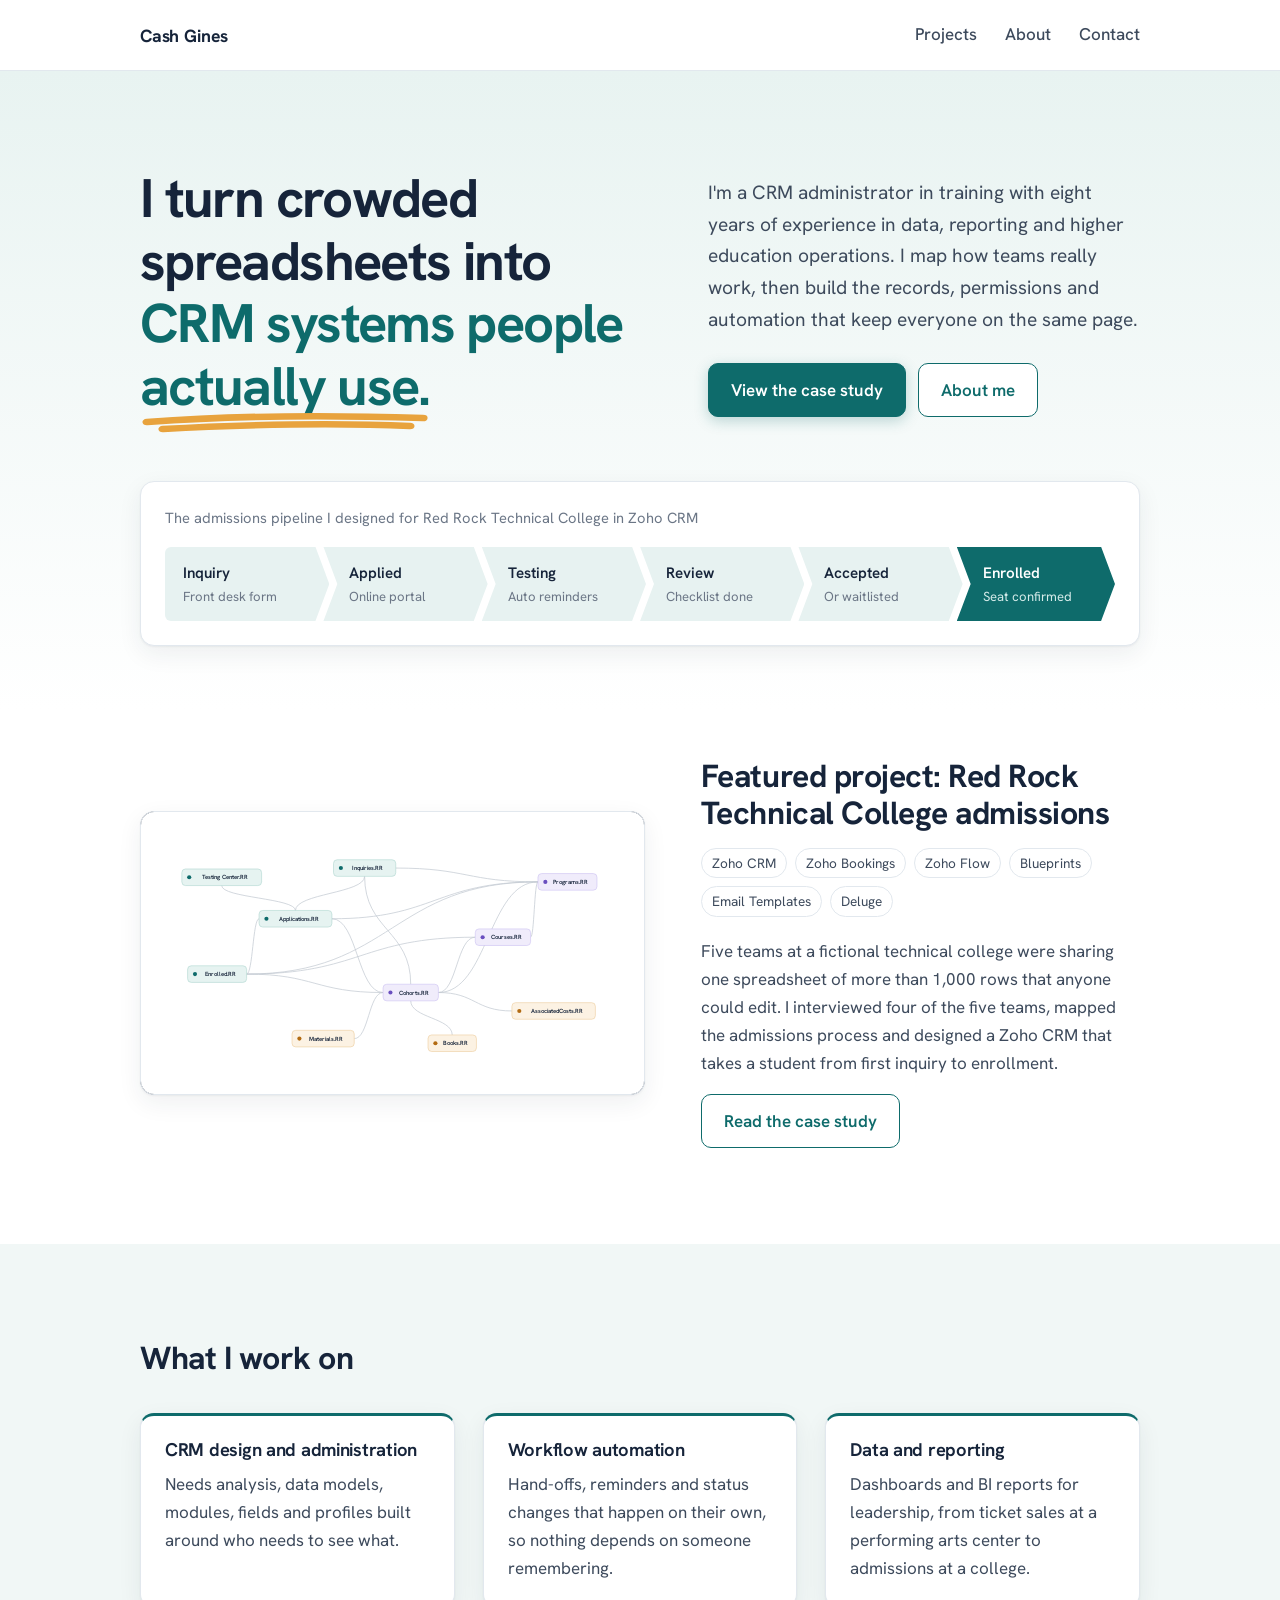
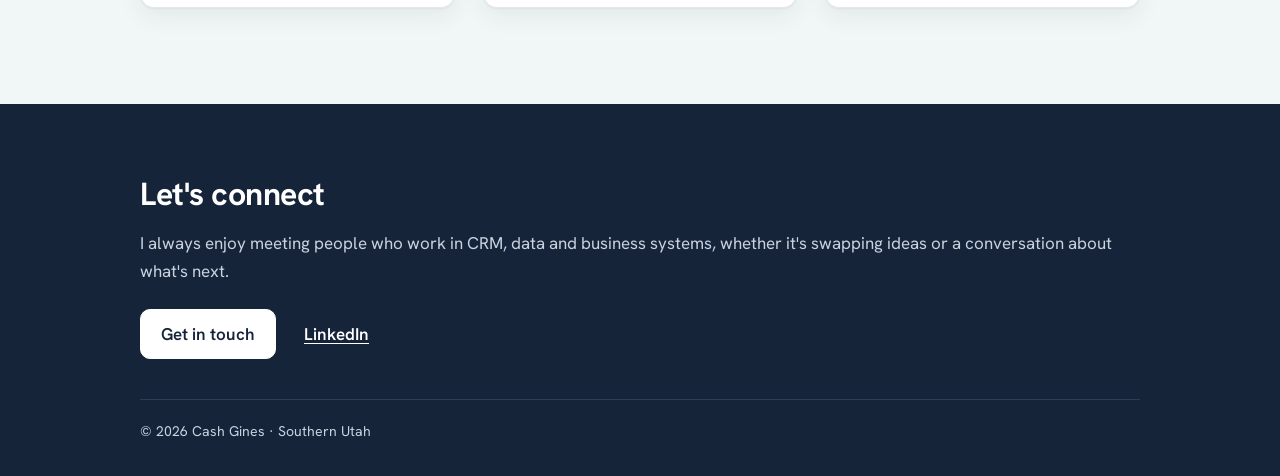
<file: index.html>
<!doctype html>
<html lang="en">
<head>
  <meta charset="utf-8">
  <meta name="viewport" content="width=device-width, initial-scale=1">
  <title>Cash Gines | CRM Administration and Business Systems</title>
  <meta name="description" content="Cash Gines builds CRM systems, workflows and reporting that replace messy spreadsheets. Case studies, background and contact.">
  <!-- Preview shown when the site is shared on LinkedIn -->
  <meta property="og:title" content="Cash Gines | CRM Administration and Business Systems">
  <meta property="og:description" content="CRM builds, workflow automation and reporting, with full case studies.">
  <meta property="og:type" content="website">
  <link rel="icon" href="assets/img/favicon.svg" type="image/svg+xml">
  <link rel="preconnect" href="https://fonts.googleapis.com">
  <link rel="preconnect" href="https://fonts.gstatic.com" crossorigin>
  <link href="https://fonts.googleapis.com/css2?family=Hanken+Grotesk:wght@400;500;600;700&display=swap" rel="stylesheet">
  <link rel="stylesheet" href="assets/css/style.css">
  <script src="assets/js/data-model.js" defer></script>
</head>
<body>
  <a class="skip-link" href="#main">Skip to content</a>

  <header class="site-header">
    <div class="wrap">
      <a class="brand" href="index.html">Cash Gines</a>
      <nav class="nav" aria-label="Main">
        <a href="projects.html">Projects</a>
        <a href="about.html">About</a>
        <a href="contact.html">Contact</a>
      </nav>
    </div>
  </header>

  <main id="main">
    <section class="hero">
      <div class="wrap">
        <div class="hero-grid">
          <h1>I turn crowded spreadsheets into <span class="accent-text">CRM systems people <span class="underline-pop">actually use.</span></span></h1>
          <div>
            <p class="lead">I'm a CRM administrator in training with eight years of experience in data, reporting and higher education operations. I map how teams really work, then build the records, permissions and automation that keep everyone on the same page.</p>
            <div class="actions">
              <a class="btn btn-primary" href="projects/red-rock-admissions.html">View the case study</a>
              <a class="btn btn-secondary" href="about.html">About me</a>
            </div>
          </div>
        </div>

        <figure class="pipeline">
          <figcaption class="pipeline-caption">The admissions pipeline I designed for Red Rock Technical College in Zoho CRM</figcaption>
          <ol>
            <li>Inquiry<span>Front desk form</span></li>
            <li>Applied<span>Online portal</span></li>
            <li>Testing<span>Auto reminders</span></li>
            <li>Review<span>Checklist done</span></li>
            <li>Accepted<span>Or waitlisted</span></li>
            <li>Enrolled<span>Seat confirmed</span></li>
          </ol>
        </figure>
      </div>
    </section>

    <section class="section">
      <div class="wrap feature">
        <a class="media-frame" href="projects/red-rock-admissions.html" aria-label="Red Rock Technical College admissions case study">
          <!-- Swap in a screenshot of your Zoho build: <img src="assets/img/red-rock-thumb.png" alt=""> -->
          <div class="dm" data-model="static"></div>
        </a>
        <div>
          <h2>Featured project: Red Rock Technical College admissions</h2>
          <ul class="tags">
            <li>Zoho CRM</li>
            <li>Zoho Bookings</li>
            <li>Zoho Flow</li>
            <li>Blueprints</li>
            <li>Email Templates</li>
            <li>Deluge</li>
          </ul>
          <p>Five teams at a fictional technical college were sharing one spreadsheet of more than 1,000 rows that anyone could edit. I interviewed four of the five teams, mapped the admissions process and designed a Zoho CRM that takes a student from first inquiry to enrollment.</p>
          <a class="btn btn-secondary" href="projects/red-rock-admissions.html">Read the case study</a>
        </div>
      </div>
    </section>

    <section class="section band">
      <div class="wrap">
        <div class="section-intro">
          <h2>What I work on</h2>
        </div>
        <div class="focus">
          <div>
            <h3>CRM design and administration</h3>
            <p>Needs analysis, data models, modules, fields and profiles built around who needs to see what.</p>
          </div>
          <div>
            <h3>Workflow automation</h3>
            <p>Hand-offs, reminders and status changes that happen on their own, so nothing depends on someone remembering.</p>
          </div>
          <div>
            <h3>Data and reporting</h3>
            <p>Dashboards and BI reports for leadership, from ticket sales at a performing arts center to admissions at a college.</p>
          </div>
        </div>
      </div>
    </section>
  </main>

  <footer class="site-footer">
    <div class="wrap">
      <div class="footer-top">
        <div>
          <h2>Let's connect</h2>
          <p>I always enjoy meeting people who work in CRM, data and business systems, whether it's swapping ideas or a conversation about what's next.</p>
        </div>
        <ul class="footer-links">
          <li><a class="btn btn-light" href="contact.html">Get in touch</a></li>
          <li><a href="https://www.linkedin.com/in/cash-gines-388b63234">LinkedIn</a></li>
        </ul>
      </div>
      <p class="footer-meta">© 2026 Cash Gines · Southern Utah</p>
    </div>
  </footer>
</body>
</html>
</file>
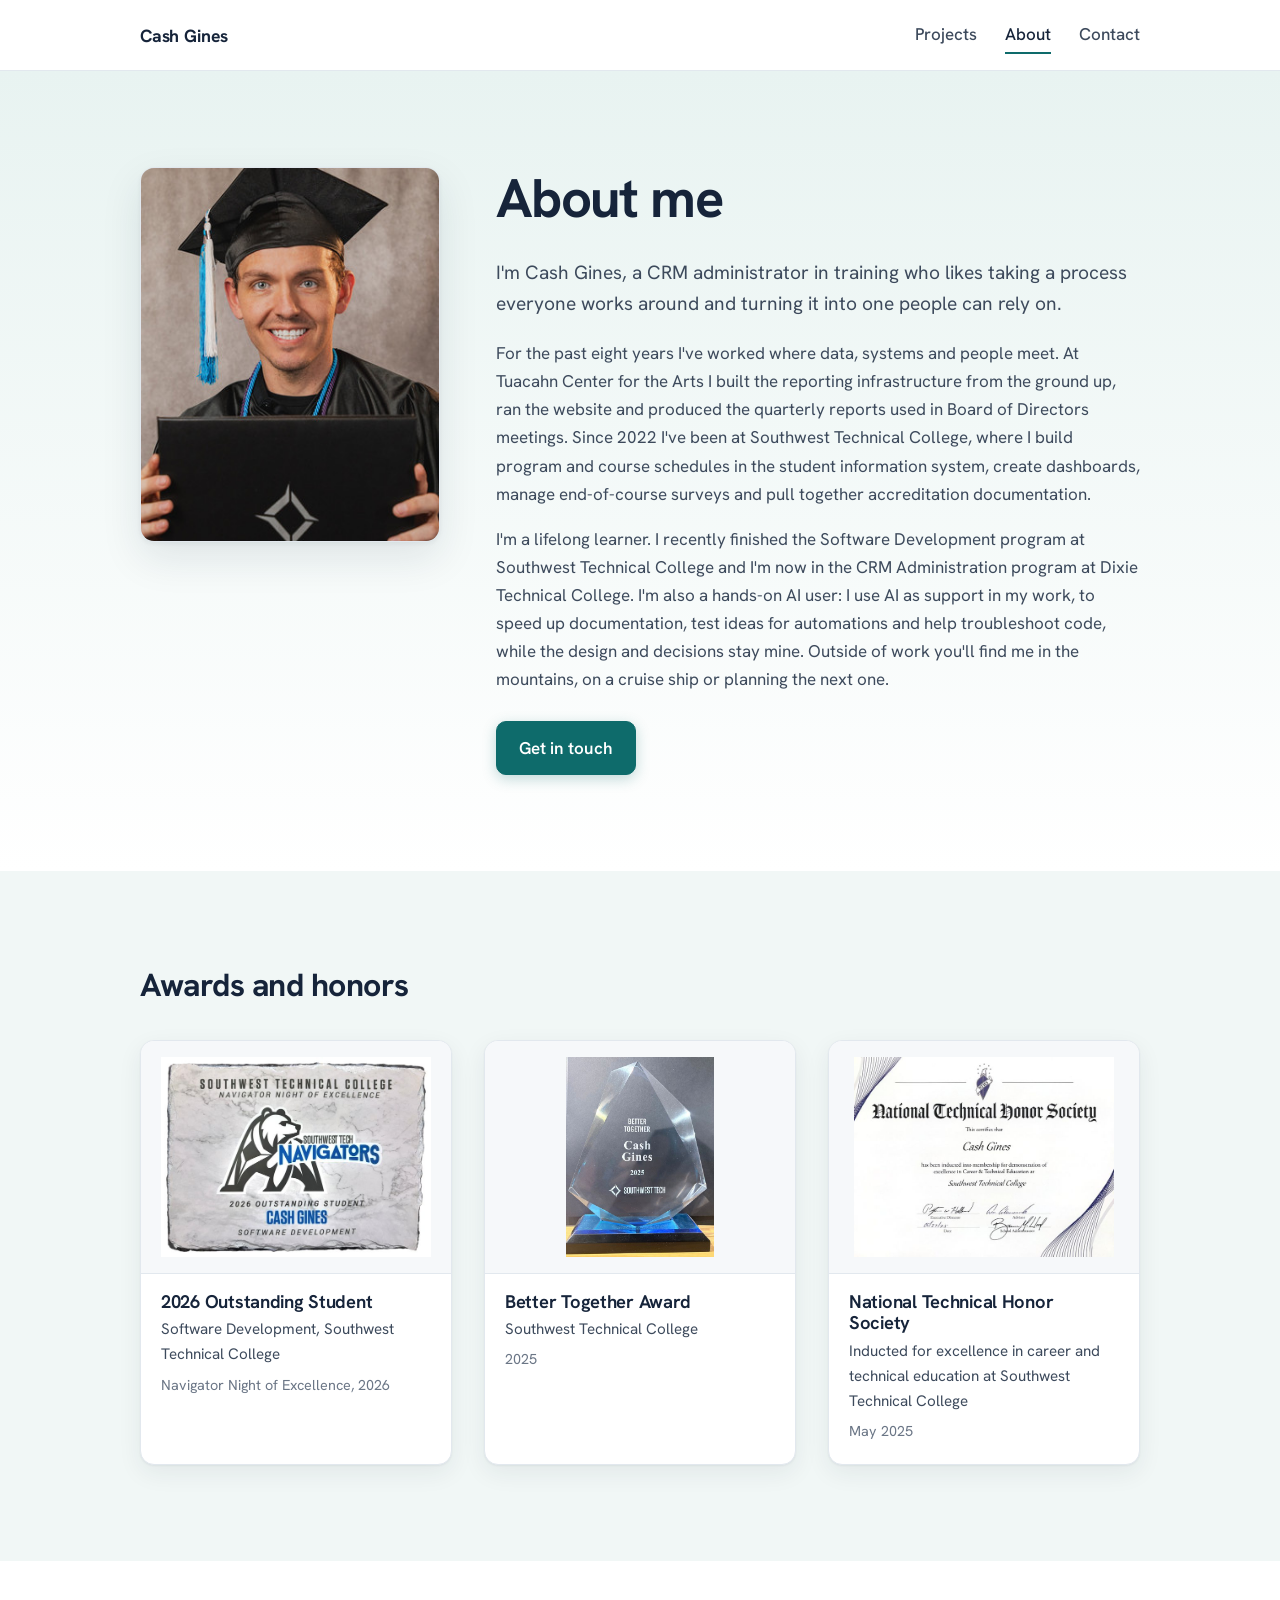
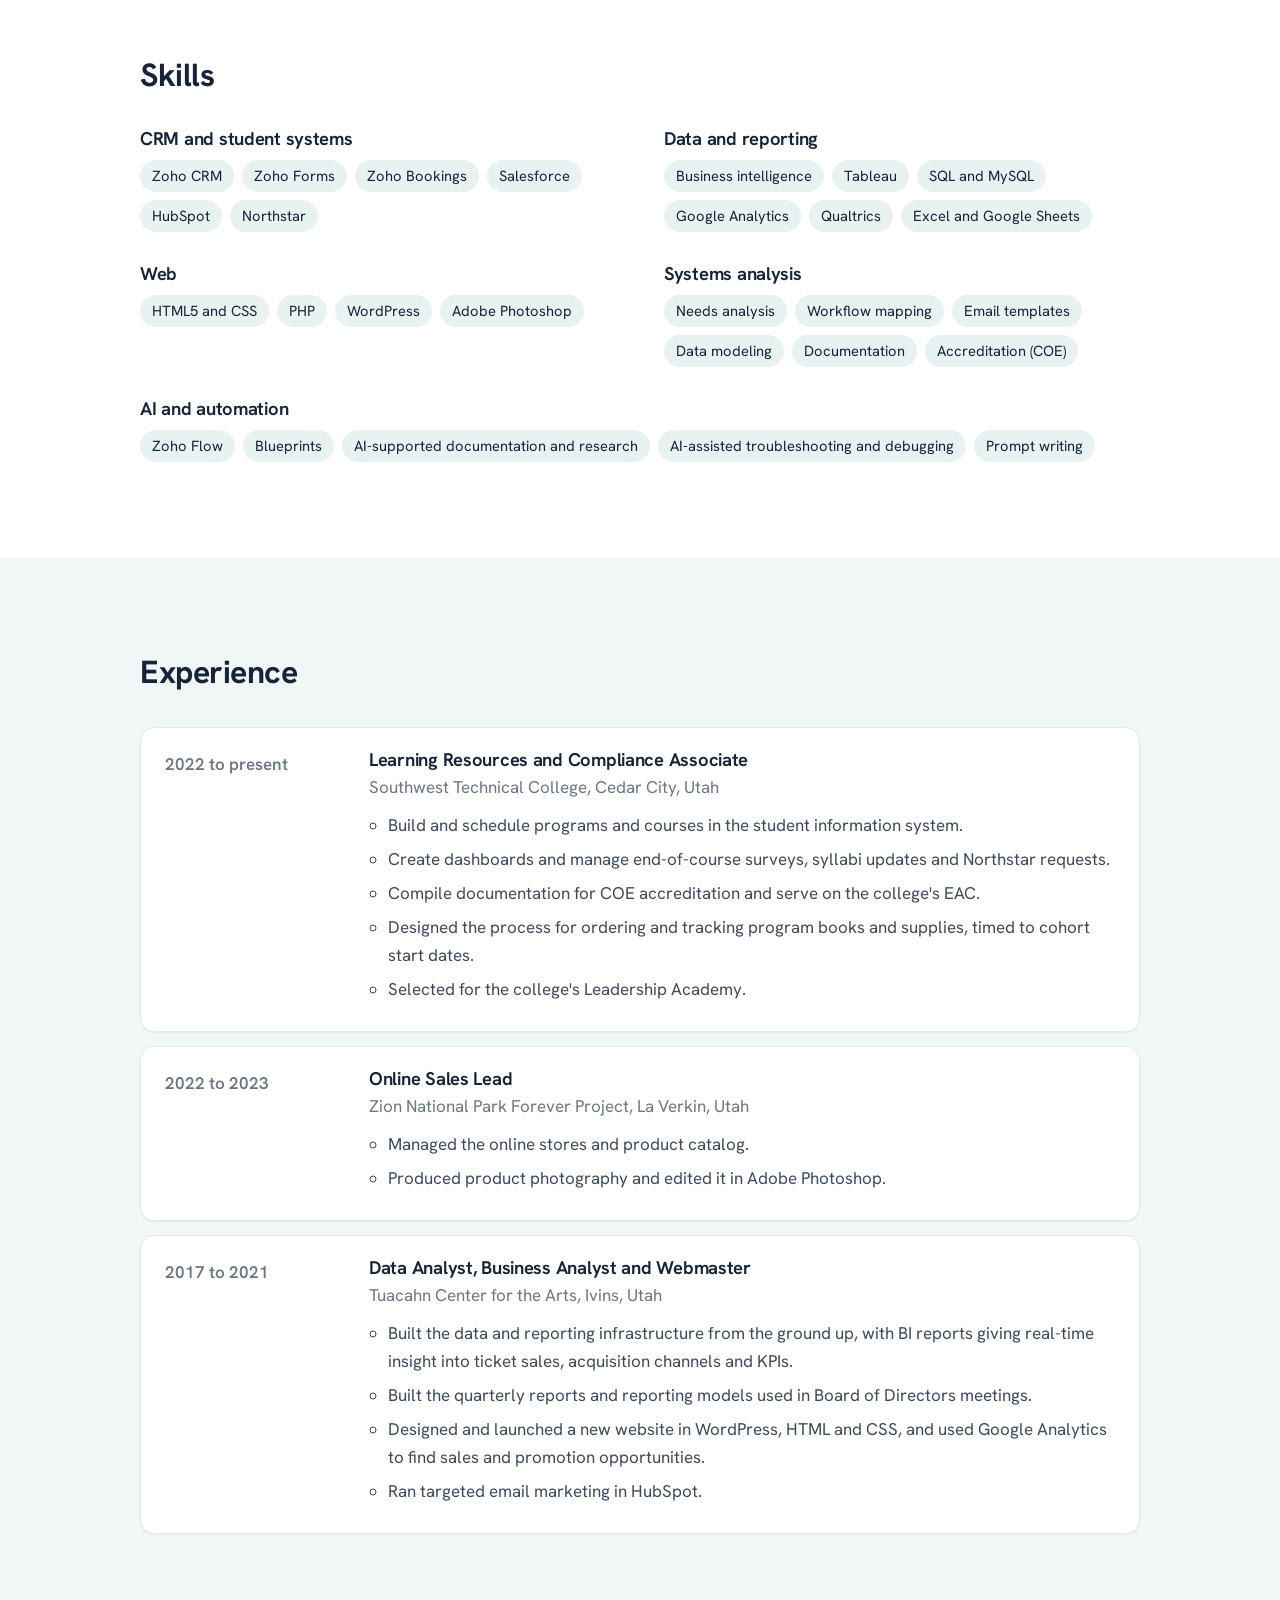
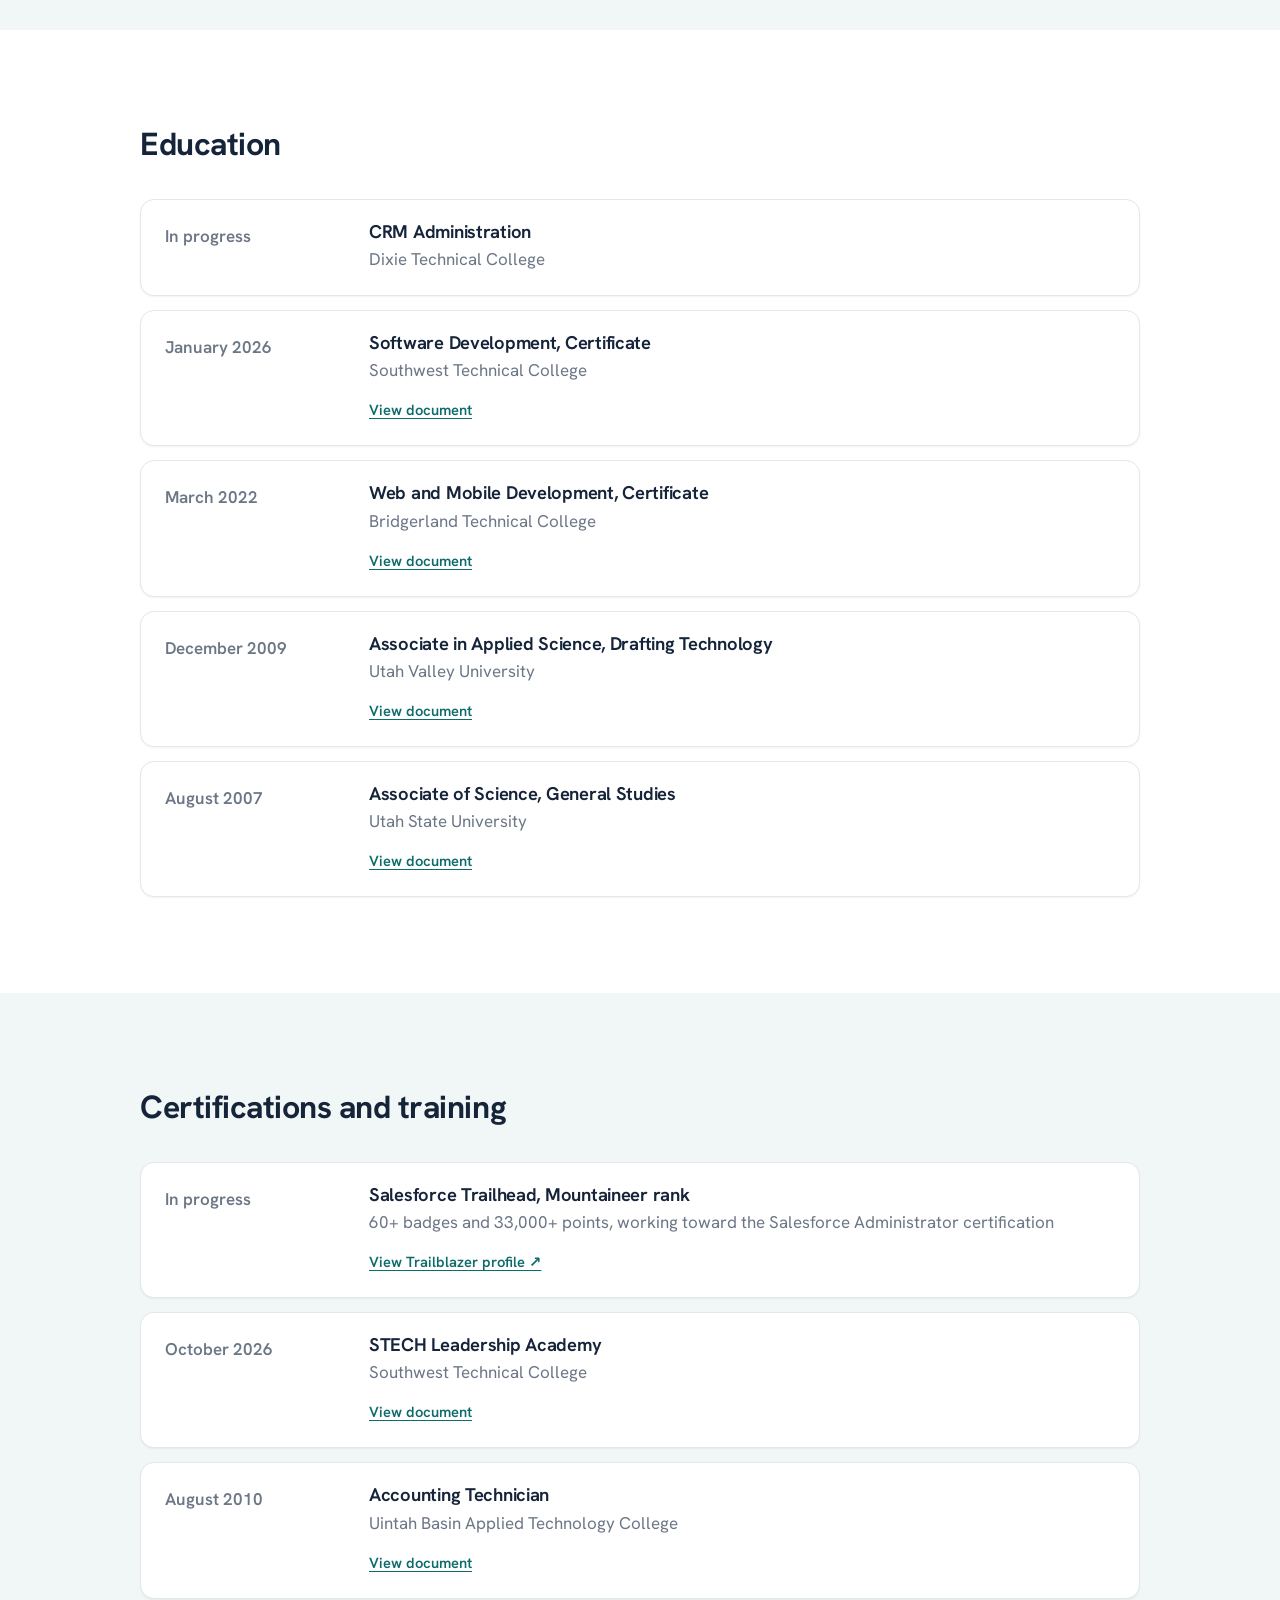
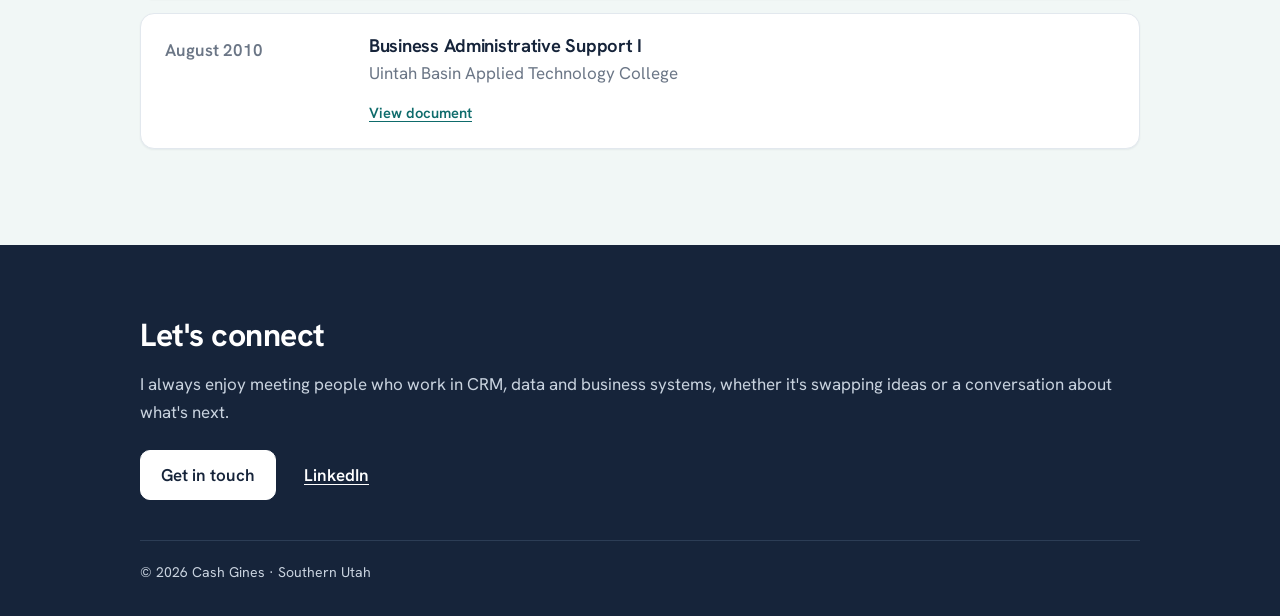
<file: about.html>
<!doctype html>
<html lang="en">
<head>
  <meta charset="utf-8">
  <meta name="viewport" content="width=device-width, initial-scale=1">
  <title>About | Cash Gines</title>
  <meta name="description" content="About Cash Gines: skills, experience, education and awards.">
  <link rel="icon" href="assets/img/favicon.svg" type="image/svg+xml">
  <link rel="preconnect" href="https://fonts.googleapis.com">
  <link rel="preconnect" href="https://fonts.gstatic.com" crossorigin>
  <link href="https://fonts.googleapis.com/css2?family=Hanken+Grotesk:wght@400;500;600;700&display=swap" rel="stylesheet">
  <link rel="stylesheet" href="assets/css/style.css">
  <script src="assets/js/lightbox.js" defer></script>
</head>
<body>
  <a class="skip-link" href="#main">Skip to content</a>

  <header class="site-header">
    <div class="wrap">
      <a class="brand" href="index.html">Cash Gines</a>
      <nav class="nav" aria-label="Main">
        <a href="projects.html">Projects</a>
        <a href="about.html" aria-current="page">About</a>
        <a href="contact.html">Contact</a>
      </nav>
    </div>
  </header>

  <main id="main">
    <section class="section page-head-about">
      <div class="wrap about-intro">
        <div class="portrait">
          <img src="assets/img/headshot-640.jpg"
               srcset="assets/img/headshot-320.jpg 320w, assets/img/headshot-640.jpg 640w, assets/img/headshot-960.jpg 960w, assets/img/headshot-1200.jpg 1200w"
               sizes="(max-width: 720px) 280px, 300px"
               alt="Cash Gines smiling in a graduation cap and gown" width="1200" height="1500">
        </div>
        <div>
          <h1>About me</h1>
          <p class="lead">I'm Cash Gines, a CRM administrator in training who likes taking a process everyone works around and turning it into one people can rely on.</p>
          <p>For the past eight years I've worked where data, systems and people meet. At Tuacahn Center for the Arts I built the reporting infrastructure from the ground up, ran the website and produced the quarterly reports used in Board of Directors meetings. Since 2022 I've been at Southwest Technical College, where I build program and course schedules in the student information system, create dashboards, manage end-of-course surveys and pull together accreditation documentation.</p>
          <p>I'm a lifelong learner. I recently finished the Software Development program at Southwest Technical College and I'm now in the CRM Administration program at Dixie Technical College. I'm also a hands-on AI user: I use AI as support in my work, to speed up documentation, test ideas for automations and help troubleshoot code, while the design and decisions stay mine. Outside of work you'll find me in the mountains, on a cruise ship or planning the next one.</p>
          <div class="actions">
            <a class="btn btn-primary" href="contact.html">Get in touch</a>
          </div>
        </div>
      </div>
    </section>

    <section class="section band">
      <div class="wrap">
        <div class="section-intro"><h2>Awards and honors</h2></div>
        <ul class="awards">
          <li class="award">
            <a class="award-img" href="assets/img/credentials/award-outstanding-student-2026.jpg" data-lightbox data-caption="2026 Outstanding Student">
              <img src="assets/img/credentials/award-outstanding-student-2026-thumb.jpg" alt="2026 Outstanding Student" loading="lazy">
            </a>
            <div class="award-body">
              <h3>2026 Outstanding Student</h3>
              <p class="award-org">Software Development, Southwest Technical College</p>
              <p class="award-date">Navigator Night of Excellence, 2026</p>
            </div>
          </li>
          <li class="award">
            <a class="award-img" href="assets/img/credentials/award-better-together-2025.jpg" data-lightbox data-caption="Better Together Award">
              <img src="assets/img/credentials/award-better-together-2025-thumb.jpg" alt="Better Together Award" loading="lazy">
            </a>
            <div class="award-body">
              <h3>Better Together Award</h3>
              <p class="award-org">Southwest Technical College</p>
              <p class="award-date">2025</p>
            </div>
          </li>
          <li class="award">
            <a class="award-img" href="assets/img/credentials/nths-induction-2025.jpg" data-lightbox data-caption="National Technical Honor Society">
              <img src="assets/img/credentials/nths-induction-2025-thumb.jpg" alt="National Technical Honor Society" loading="lazy">
            </a>
            <div class="award-body">
              <h3>National Technical Honor Society</h3>
              <p class="award-org">Inducted for excellence in career and technical education at Southwest Technical College</p>
              <p class="award-date">May 2025</p>
            </div>
          </li>
        </ul>
      </div>
    </section>

    <section class="section">
      <div class="wrap">
        <div class="section-intro"><h2>Skills</h2></div>
        <div class="skills">
          <div>
            <h3>CRM and student systems</h3>
            <ul><li>Zoho CRM</li><li>Zoho Forms</li><li>Zoho Bookings</li><li>Salesforce</li><li>HubSpot</li><li>Northstar</li></ul>
          </div>
          <div>
            <h3>Data and reporting</h3>
            <ul><li>Business intelligence</li><li>Tableau</li><li>SQL and MySQL</li><li>Google Analytics</li><li>Qualtrics</li><li>Excel and Google Sheets</li></ul>
          </div>
          <div>
            <h3>Web</h3>
            <ul><li>HTML5 and CSS</li><li>PHP</li><li>WordPress</li><li>Adobe Photoshop</li></ul>
          </div>
          <div>
            <h3>Systems analysis</h3>
            <ul><li>Needs analysis</li><li>Workflow mapping</li><li>Email templates</li><li>Data modeling</li><li>Documentation</li><li>Accreditation (COE)</li></ul>
          </div>
          <div class="skills-wide">
            <h3>AI and automation</h3>
            <ul><li>Zoho Flow</li><li>Blueprints</li><li>AI-supported documentation and research</li><li>AI-assisted troubleshooting and debugging</li><li>Prompt writing</li></ul>
          </div>
        </div>
      </div>
    </section>

    <section class="section band">
      <div class="wrap">
        <div class="section-intro"><h2>Experience</h2></div>
        <ol class="timeline">
          <li>
            <div class="when">2022 to present</div>
            <div>
              <h3>Learning Resources and Compliance Associate</h3>
              <div class="where">Southwest Technical College, Cedar City, Utah</div>
              <ul>
                <li>Build and schedule programs and courses in the student information system.</li>
                <li>Create dashboards and manage end-of-course surveys, syllabi updates and Northstar requests.</li>
                <li>Compile documentation for COE accreditation and serve on the college's EAC.</li>
                <li>Designed the process for ordering and tracking program books and supplies, timed to cohort start dates.</li>
                <li>Selected for the college's Leadership Academy.</li>
              </ul>
            </div>
          </li>
          <li>
            <div class="when">2022 to 2023</div>
            <div>
              <h3>Online Sales Lead</h3>
              <div class="where">Zion National Park Forever Project, La Verkin, Utah</div>
              <ul>
                <li>Managed the online stores and product catalog.</li>
                <li>Produced product photography and edited it in Adobe Photoshop.</li>
              </ul>
            </div>
          </li>
          <li>
            <div class="when">2017 to 2021</div>
            <div>
              <h3>Data Analyst, Business Analyst and Webmaster</h3>
              <div class="where">Tuacahn Center for the Arts, Ivins, Utah</div>
              <ul>
                <li>Built the data and reporting infrastructure from the ground up, with BI reports giving real-time insight into ticket sales, acquisition channels and KPIs.</li>
                <li>Built the quarterly reports and reporting models used in Board of Directors meetings.</li>
                <li>Designed and launched a new website in WordPress, HTML and CSS, and used Google Analytics to find sales and promotion opportunities.</li>
                <li>Ran targeted email marketing in HubSpot.</li>
              </ul>
            </div>
          </li>
        </ol>
      </div>
    </section>

    <section class="section">
      <div class="wrap">
        <div class="section-intro"><h2>Education</h2></div>
        <ol class="timeline">
          <li>
            <div class="when">In progress</div>
            <div>
              <h3>CRM Administration</h3>
              <div class="where">Dixie Technical College</div>
            </div>
          </li>
          <li>
            <div class="when">January 2026</div>
            <div>
              <h3>Software Development, Certificate</h3>
              <div class="where">Southwest Technical College</div>
              <a class="view-doc" href="assets/img/credentials/stech-software-development-2026.jpg" data-lightbox data-caption="Software Development, Certificate">View document</a>
            </div>
          </li>
          <li>
            <div class="when">March 2022</div>
            <div>
              <h3>Web and Mobile Development, Certificate</h3>
              <div class="where">Bridgerland Technical College</div>
              <a class="view-doc" href="assets/img/credentials/bridgerland-web-mobile-2022.jpg" data-lightbox data-caption="Web and Mobile Development, Certificate">View document</a>
            </div>
          </li>
          <li>
            <div class="when">December 2009</div>
            <div>
              <h3>Associate in Applied Science, Drafting Technology</h3>
              <div class="where">Utah Valley University</div>
              <a class="view-doc" href="assets/img/credentials/uvu-aas-drafting-2009.jpg" data-lightbox data-caption="Associate in Applied Science, Drafting Technology">View document</a>
            </div>
          </li>
          <li>
            <div class="when">August 2007</div>
            <div>
              <h3>Associate of Science, General Studies</h3>
              <div class="where">Utah State University</div>
              <a class="view-doc" href="assets/img/credentials/usu-as-general-studies-2007.jpg" data-lightbox data-caption="Associate of Science, General Studies">View document</a>
            </div>
          </li>
        </ol>
      </div>
    </section>

    <section class="section band">
      <div class="wrap">
        <div class="section-intro"><h2>Certifications and training</h2></div>
        <ol class="timeline">
          <li>
            <div class="when">In progress</div>
            <div>
              <h3>Salesforce Trailhead, Mountaineer rank</h3>
              <div class="where">60+ badges and 33,000+ points, working toward the Salesforce Administrator certification</div>
              <a class="view-doc" href="https://www.salesforce.com/trailblazer/cgines2" target="_blank" rel="noopener" aria-label="View Trailblazer profile (opens in a new tab)">View Trailblazer profile <span aria-hidden="true">↗</span></a>
            </div>
          </li>
          <li>
            <div class="when">October 2026</div>
            <div>
              <h3>STECH Leadership Academy</h3>
              <div class="where">Southwest Technical College</div>
              <a class="view-doc" href="assets/img/credentials/stech-leadership-academy-2026.jpg" data-lightbox data-caption="STECH Leadership Academy">View document</a>
            </div>
          </li>
          <li>
            <div class="when">August 2010</div>
            <div>
              <h3>Accounting Technician</h3>
              <div class="where">Uintah Basin Applied Technology College</div>
              <a class="view-doc" href="assets/img/credentials/ubatc-accounting-technician-2010.jpg" data-lightbox data-caption="Accounting Technician">View document</a>
            </div>
          </li>
          <li>
            <div class="when">August 2010</div>
            <div>
              <h3>Business Administrative Support I</h3>
              <div class="where">Uintah Basin Applied Technology College</div>
              <a class="view-doc" href="assets/img/credentials/ubatc-business-admin-support-2010.jpg" data-lightbox data-caption="Business Administrative Support I">View document</a>
            </div>
          </li>
        </ol>
      </div>
    </section>
  </main>

  <footer class="site-footer">
    <div class="wrap">
      <div class="footer-top">
        <div>
          <h2>Let's connect</h2>
          <p>I always enjoy meeting people who work in CRM, data and business systems, whether it's swapping ideas or a conversation about what's next.</p>
        </div>
        <ul class="footer-links">
          <li><a class="btn btn-light" href="contact.html">Get in touch</a></li>
          <li><a href="https://www.linkedin.com/in/cash-gines-388b63234">LinkedIn</a></li>
        </ul>
      </div>
      <p class="footer-meta">© 2026 Cash Gines · Southern Utah</p>
    </div>
  </footer>
  <dialog class="lightbox" aria-label="Document viewer">
    <button class="lightbox-close" type="button" aria-label="Close">&times;</button>
    <img alt="">
    <p class="lightbox-caption"></p>
  </dialog>
</body>
</html>
</file>
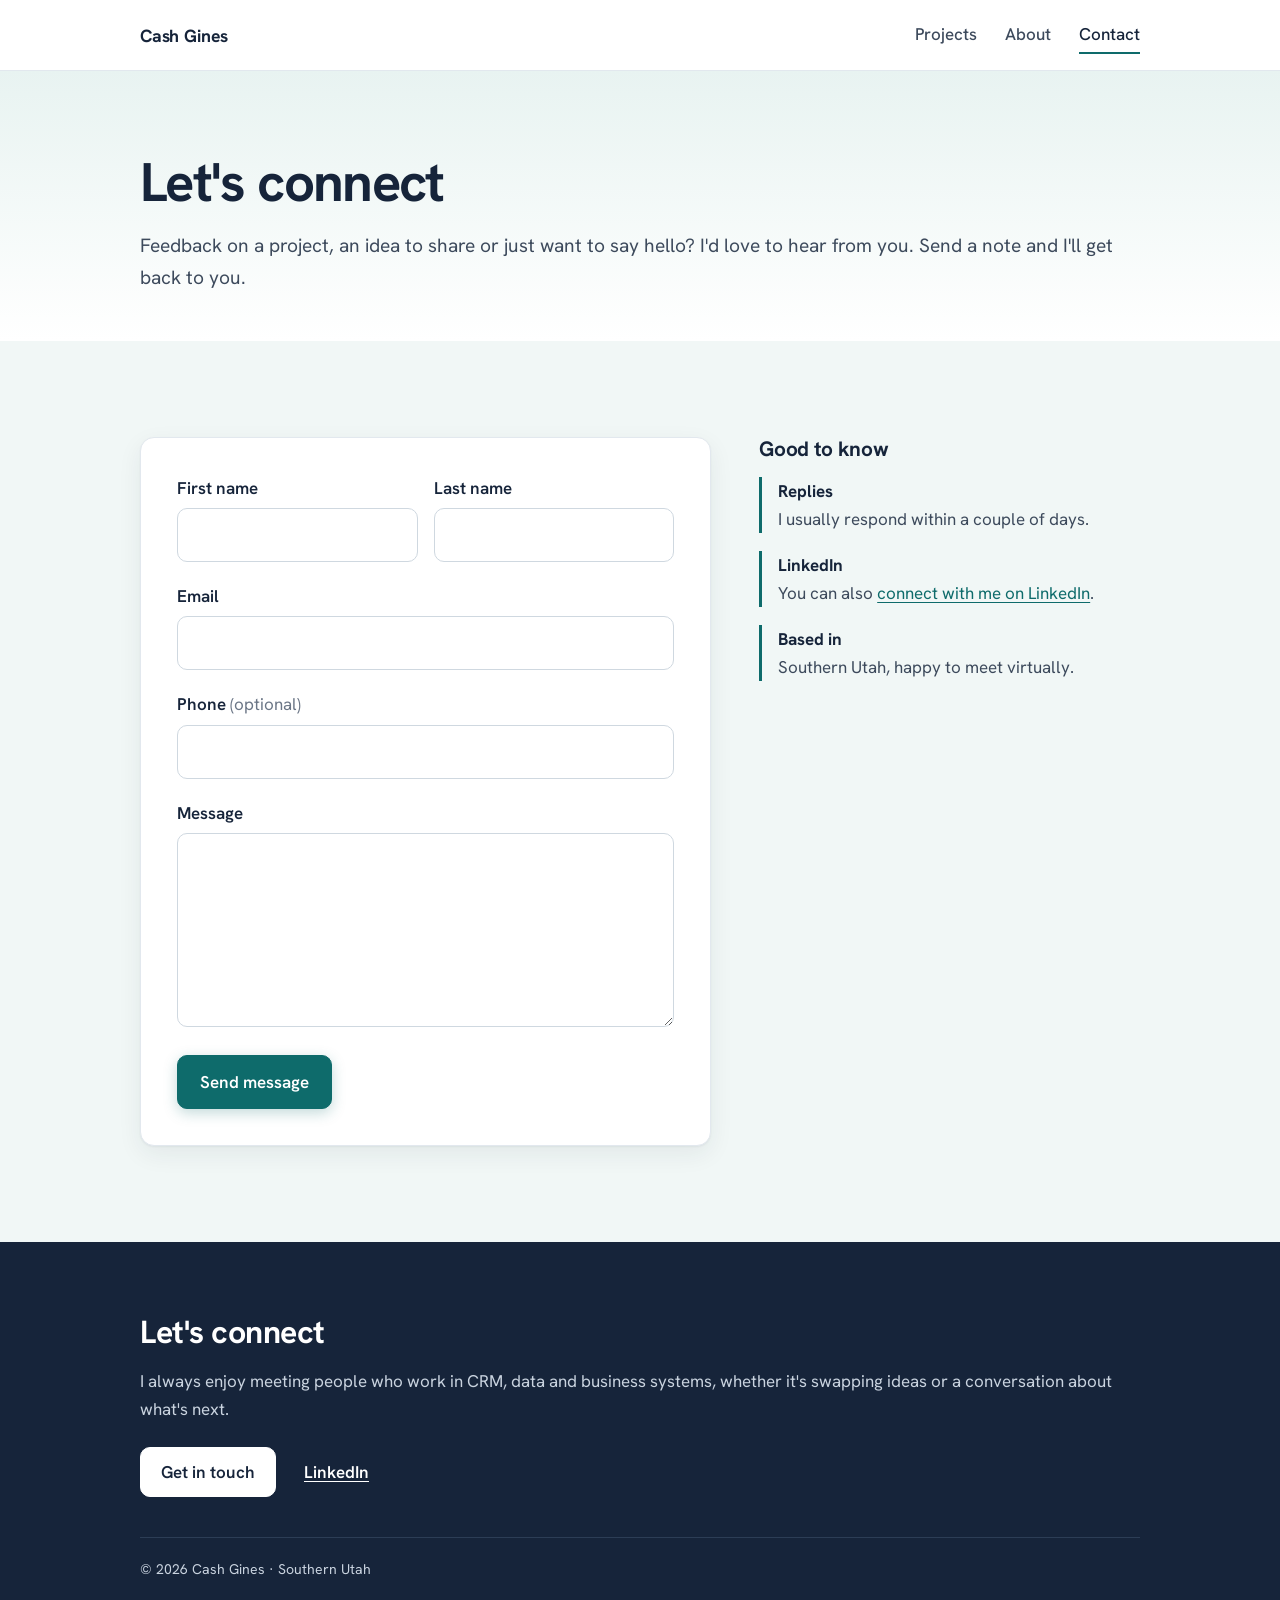
<file: contact.html>
<!doctype html>
<html lang="en">
<head>
  <meta charset="utf-8">
  <meta name="viewport" content="width=device-width, initial-scale=1">
  <title>Contact | Cash Gines</title>
  <meta name="description" content="Send Cash Gines a message.">
  <link rel="icon" href="assets/img/favicon.svg" type="image/svg+xml">
  <link rel="preconnect" href="https://fonts.googleapis.com">
  <link rel="preconnect" href="https://fonts.gstatic.com" crossorigin>
  <link href="https://fonts.googleapis.com/css2?family=Hanken+Grotesk:wght@400;500;600;700&display=swap" rel="stylesheet">
  <link rel="stylesheet" href="assets/css/style.css">
  <script src="assets/js/contact.js" defer></script>
</head>
<body>
  <a class="skip-link" href="#main">Skip to content</a>

  <header class="site-header">
    <div class="wrap">
      <a class="brand" href="index.html">Cash Gines</a>
      <nav class="nav" aria-label="Main">
        <a href="projects.html">Projects</a>
        <a href="about.html">About</a>
        <a href="contact.html" aria-current="page">Contact</a>
      </nav>
    </div>
  </header>

  <main id="main">
    <section class="page-head">
      <div class="wrap">
        <h1>Let's connect</h1>
        <p class="lead">Feedback on a project, an idea to share or just want to say hello? I'd love to hear from you. Send a note and I'll get back to you.</p>
      </div>
    </section>

    <section class="section band">
      <div class="wrap">
        <div class="contact-grid">
        <!-- Submissions go straight into the Zoho form "PortfolioForm" (Let's Connect).
             Field names must match Zoho's: Name_First, Name_Last, Email, PhoneNumber_countrycode, MultiLine. -->
        <form class="contact-form" action="https://forms.zohopublic.com/xmailportal6181/form/PortfolioForm/formperma/h_zQLlcX_qV4YJyNJSeuHrp0sUPFMmdBtfnPvlSicVI/htmlRecords/submit" method="POST" accept-charset="UTF-8" enctype="multipart/form-data" target="zoho-target">
          <input type="hidden" name="zf_referrer_name" value="">
          <input type="hidden" name="zf_redirect_url" value="">
          <input type="hidden" name="zc_gad" value="">
          <div class="field-row">
            <div class="field">
              <label for="first">First name</label>
              <input id="first" name="Name_First" type="text" autocomplete="given-name" maxlength="255" required>
            </div>
            <div class="field">
              <label for="last">Last name</label>
              <input id="last" name="Name_Last" type="text" autocomplete="family-name" maxlength="255">
            </div>
          </div>
          <div class="field">
            <label for="email">Email</label>
            <input id="email" name="Email" type="email" autocomplete="email" maxlength="255" required>
          </div>
          <div class="field">
            <label for="phone">Phone <span class="optional">(optional)</span></label>
            <input id="phone" name="PhoneNumber_countrycode" type="tel" autocomplete="tel" maxlength="20" pattern="\+?[0-9 \(\)\.\-]+" title="Numbers only, for example 435-555-0100">
          </div>
          <div class="field">
            <label for="message">Message</label>
            <textarea id="message" name="MultiLine" rows="6" maxlength="65535" required></textarea>
          </div>
          <button class="btn btn-primary" type="submit">Send message</button>
          <p class="form-status" role="status" aria-live="polite"></p>
        </form>
          <aside class="contact-aside">
            <h2>Good to know</h2>
            <ul>
              <li><strong>Replies</strong>I usually respond within a couple of days.</li>
              <li><strong>LinkedIn</strong>You can also <a href="https://www.linkedin.com/in/cash-gines-388b63234">connect with me on LinkedIn</a>.</li>
              <li><strong>Based in</strong>Southern Utah, happy to meet virtually.</li>
            </ul>
          </aside>
        </div>
        <iframe name="zoho-target" class="zoho-target" title="Form submission" tabindex="-1" aria-hidden="true" style="position:absolute;width:0;height:0;border:0;visibility:hidden;"></iframe>
      </div>
    </section>
  </main>

  <footer class="site-footer">
    <div class="wrap">
      <div class="footer-top">
        <div>
          <h2>Let's connect</h2>
          <p>I always enjoy meeting people who work in CRM, data and business systems, whether it's swapping ideas or a conversation about what's next.</p>
        </div>
        <ul class="footer-links">
          <li><a class="btn btn-light" href="contact.html">Get in touch</a></li>
          <li><a href="https://www.linkedin.com/in/cash-gines-388b63234">LinkedIn</a></li>
        </ul>
      </div>
      <p class="footer-meta">© 2026 Cash Gines · Southern Utah</p>
    </div>
  </footer>
</body>
</html>
</file>
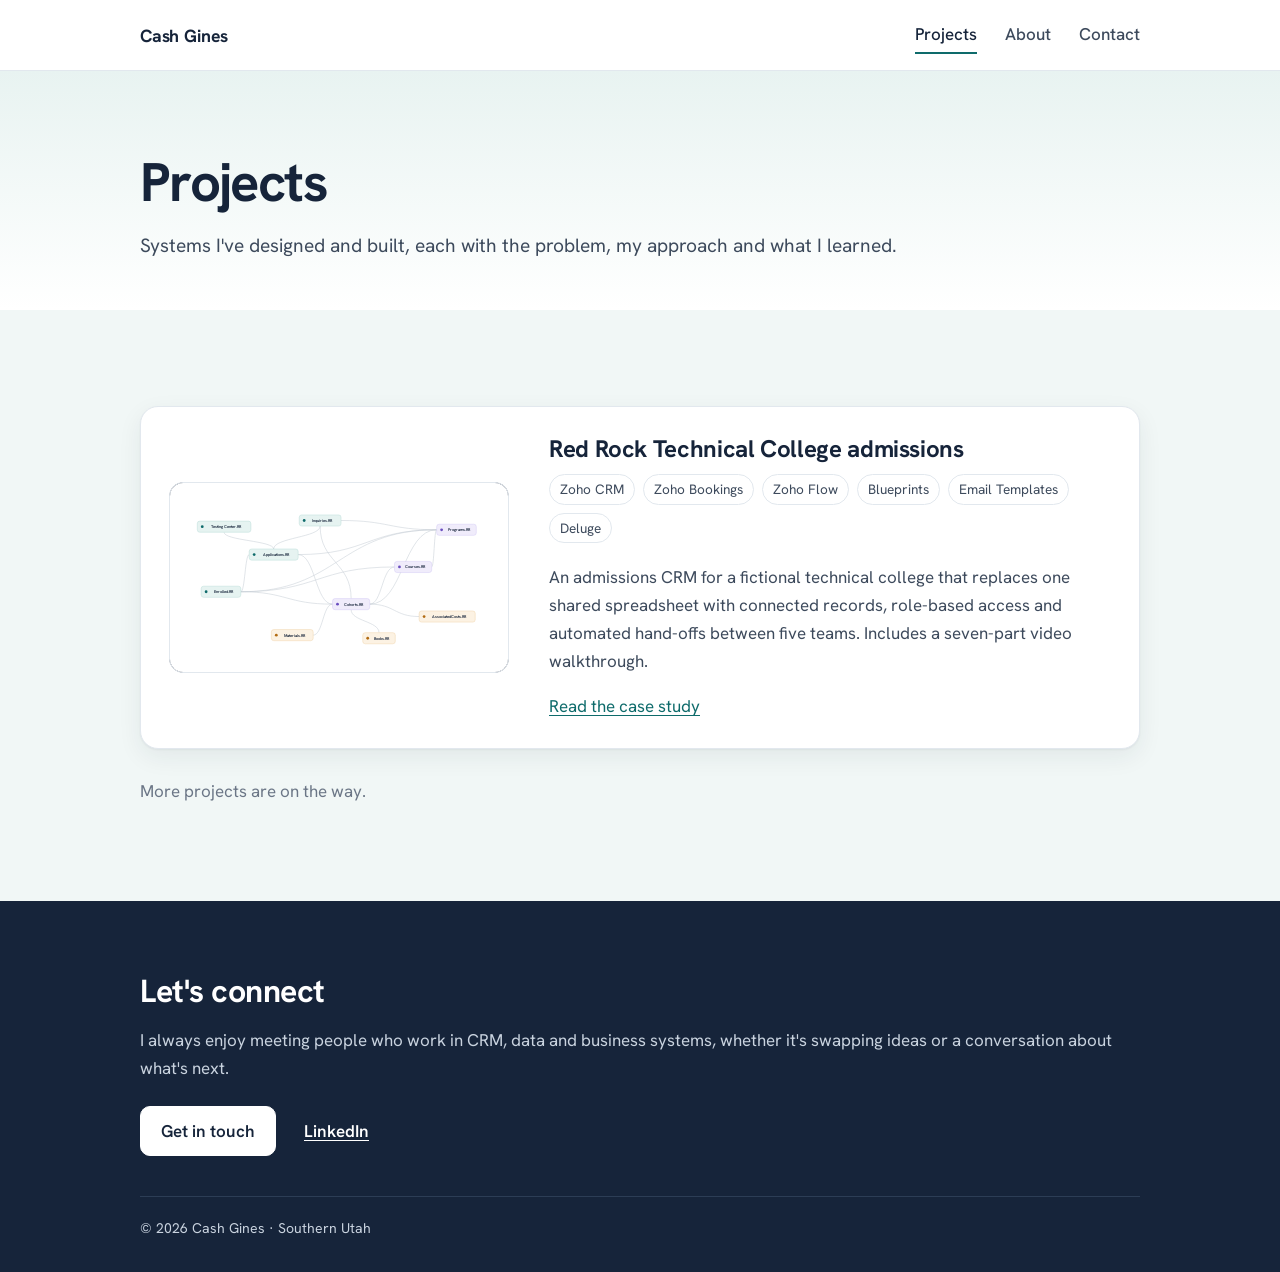
<file: projects.html>
<!doctype html>
<html lang="en">
<head>
  <meta charset="utf-8">
  <meta name="viewport" content="width=device-width, initial-scale=1">
  <title>Projects | Cash Gines</title>
  <meta name="description" content="CRM and business systems projects by Cash Gines.">
  <link rel="icon" href="assets/img/favicon.svg" type="image/svg+xml">
  <link rel="preconnect" href="https://fonts.googleapis.com">
  <link rel="preconnect" href="https://fonts.gstatic.com" crossorigin>
  <link href="https://fonts.googleapis.com/css2?family=Hanken+Grotesk:wght@400;500;600;700&display=swap" rel="stylesheet">
  <link rel="stylesheet" href="assets/css/style.css">
  <script src="assets/js/data-model.js" defer></script>
</head>
<body>
  <a class="skip-link" href="#main">Skip to content</a>

  <header class="site-header">
    <div class="wrap">
      <a class="brand" href="index.html">Cash Gines</a>
      <nav class="nav" aria-label="Main">
        <a href="projects.html" aria-current="page">Projects</a>
        <a href="about.html">About</a>
        <a href="contact.html">Contact</a>
      </nav>
    </div>
  </header>

  <main id="main">
    <section class="page-head">
      <div class="wrap">
        <h1>Projects</h1>
        <p class="lead">Systems I've designed and built, each with the problem, my approach and what I learned.</p>
      </div>
    </section>

    <section class="section band">
      <div class="wrap">

        <!-- Copy this whole <article> block to add a new project -->
        <article class="project-row">
          <a class="media-frame" href="projects/red-rock-admissions.html" aria-label="Red Rock Technical College admissions case study">
            <div class="dm" data-model="static"></div>
          </a>
          <div>
            <h2><a href="projects/red-rock-admissions.html">Red Rock Technical College admissions</a></h2>
            <ul class="tags">
              <li>Zoho CRM</li>
              <li>Zoho Bookings</li>
              <li>Zoho Flow</li>
              <li>Blueprints</li>
              <li>Email Templates</li>
              <li>Deluge</li>
            </ul>
            <p>An admissions CRM for a fictional technical college that replaces one shared spreadsheet with connected records, role-based access and automated hand-offs between five teams. Includes a seven-part video walkthrough.</p>
            <a href="projects/red-rock-admissions.html">Read the case study</a>
          </div>
        </article>

        <p class="empty-note">More projects are on the way.</p>
      </div>
    </section>
  </main>

  <footer class="site-footer">
    <div class="wrap">
      <div class="footer-top">
        <div>
          <h2>Let's connect</h2>
          <p>I always enjoy meeting people who work in CRM, data and business systems, whether it's swapping ideas or a conversation about what's next.</p>
        </div>
        <ul class="footer-links">
          <li><a class="btn btn-light" href="contact.html">Get in touch</a></li>
          <li><a href="https://www.linkedin.com/in/cash-gines-388b63234">LinkedIn</a></li>
        </ul>
      </div>
      <p class="footer-meta">© 2026 Cash Gines · Southern Utah</p>
    </div>
  </footer>
</body>
</html>
</file>
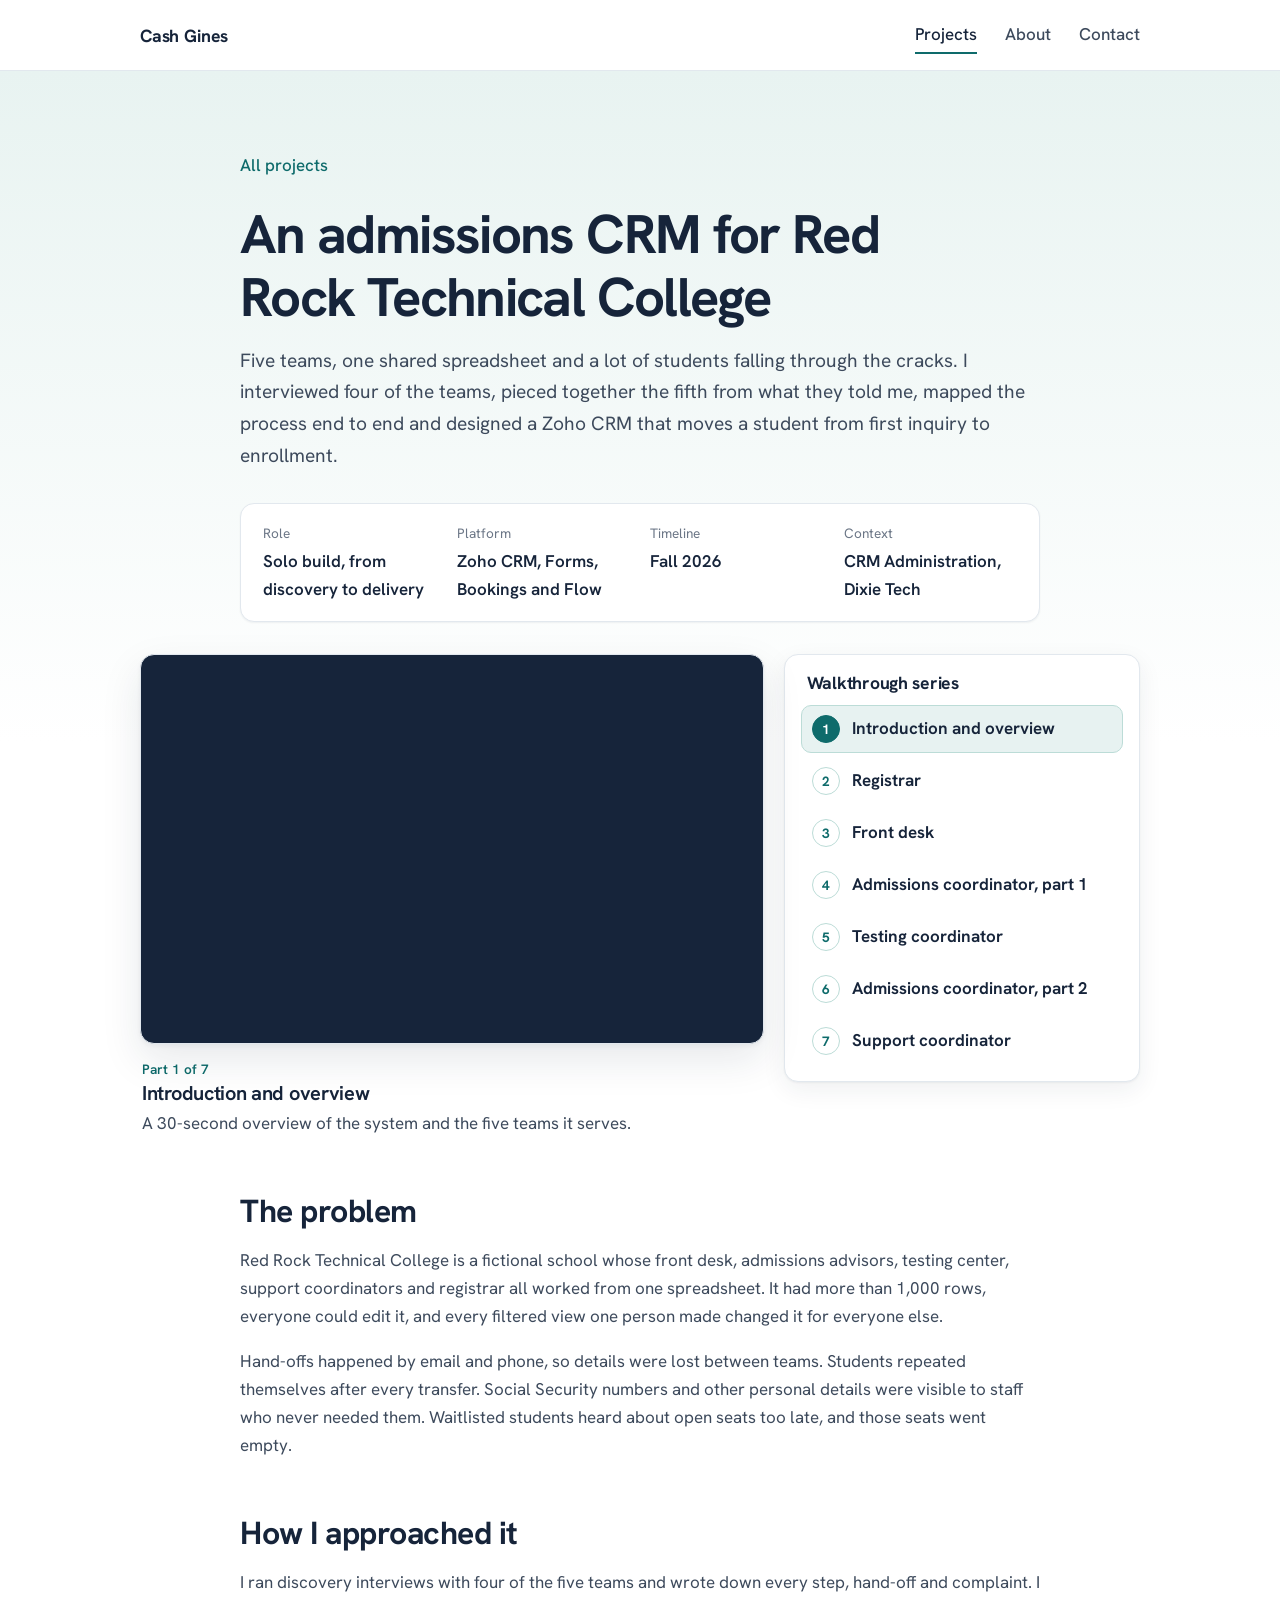
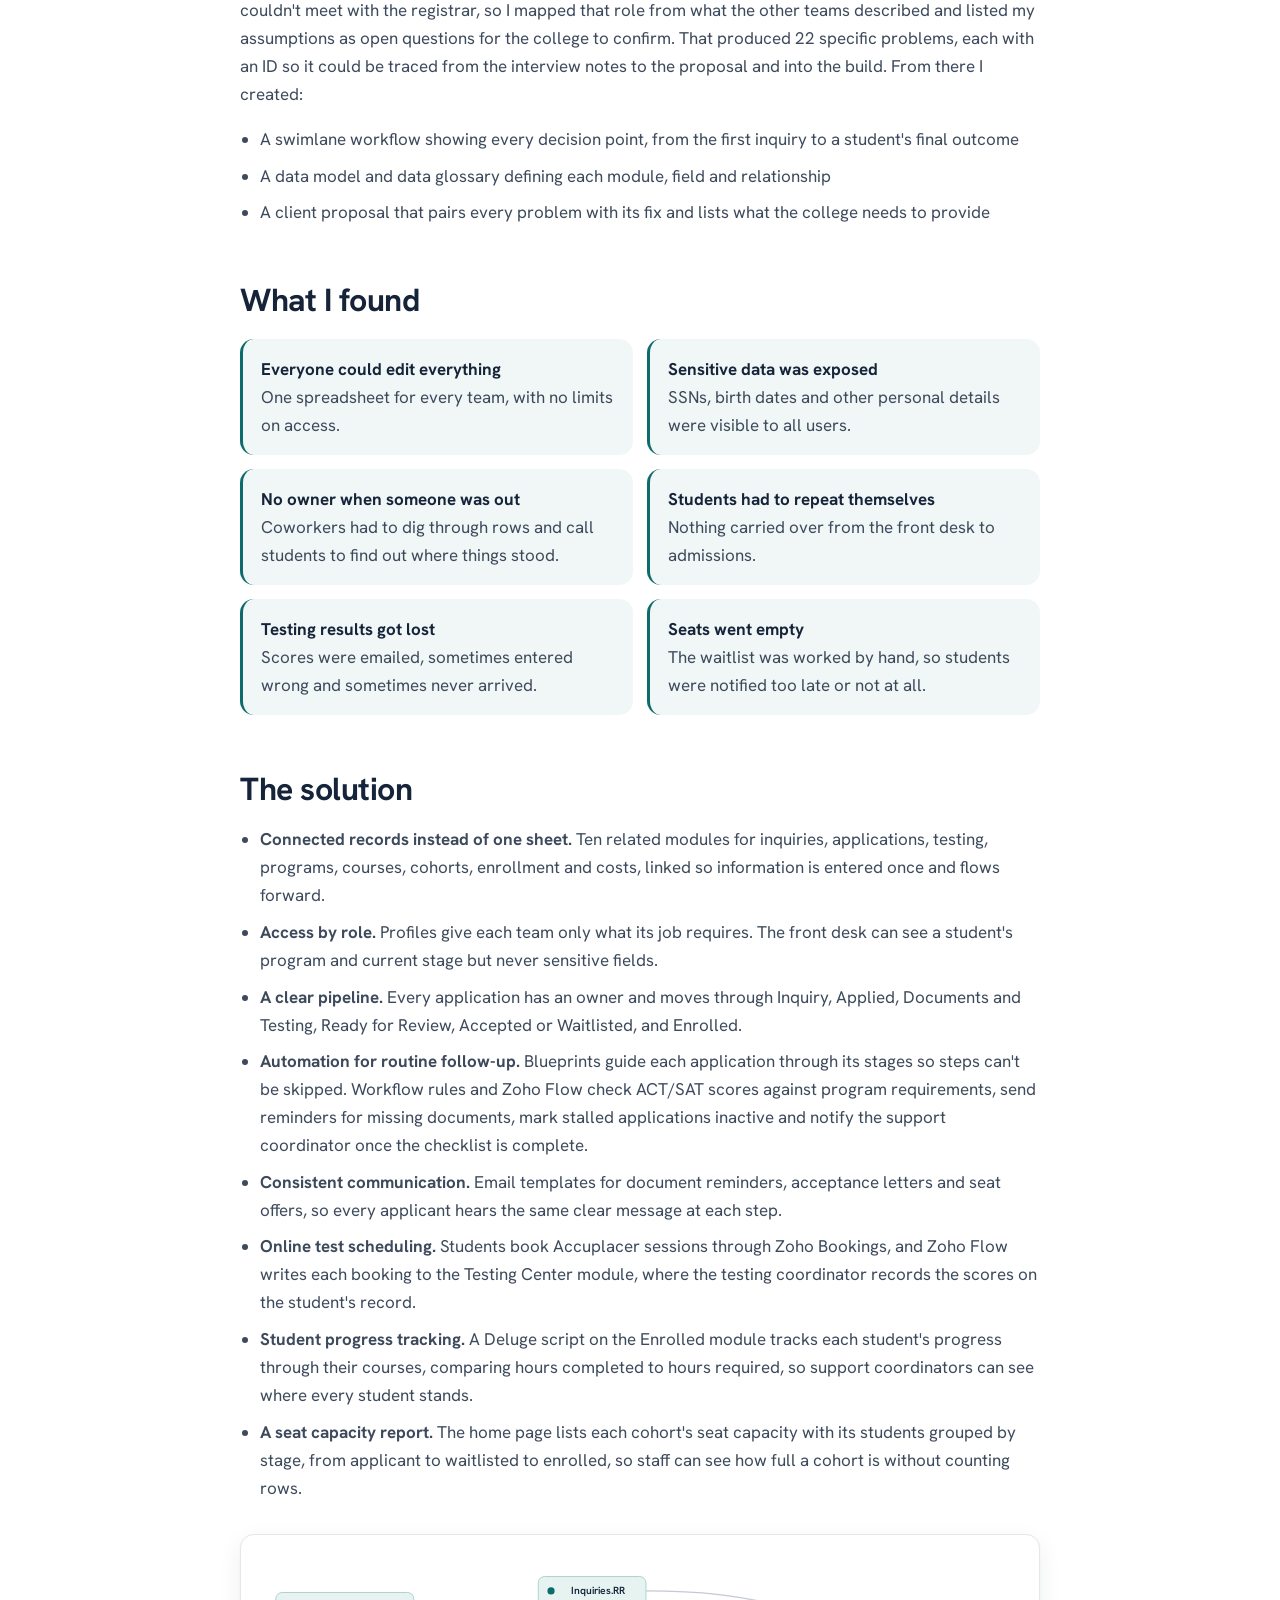
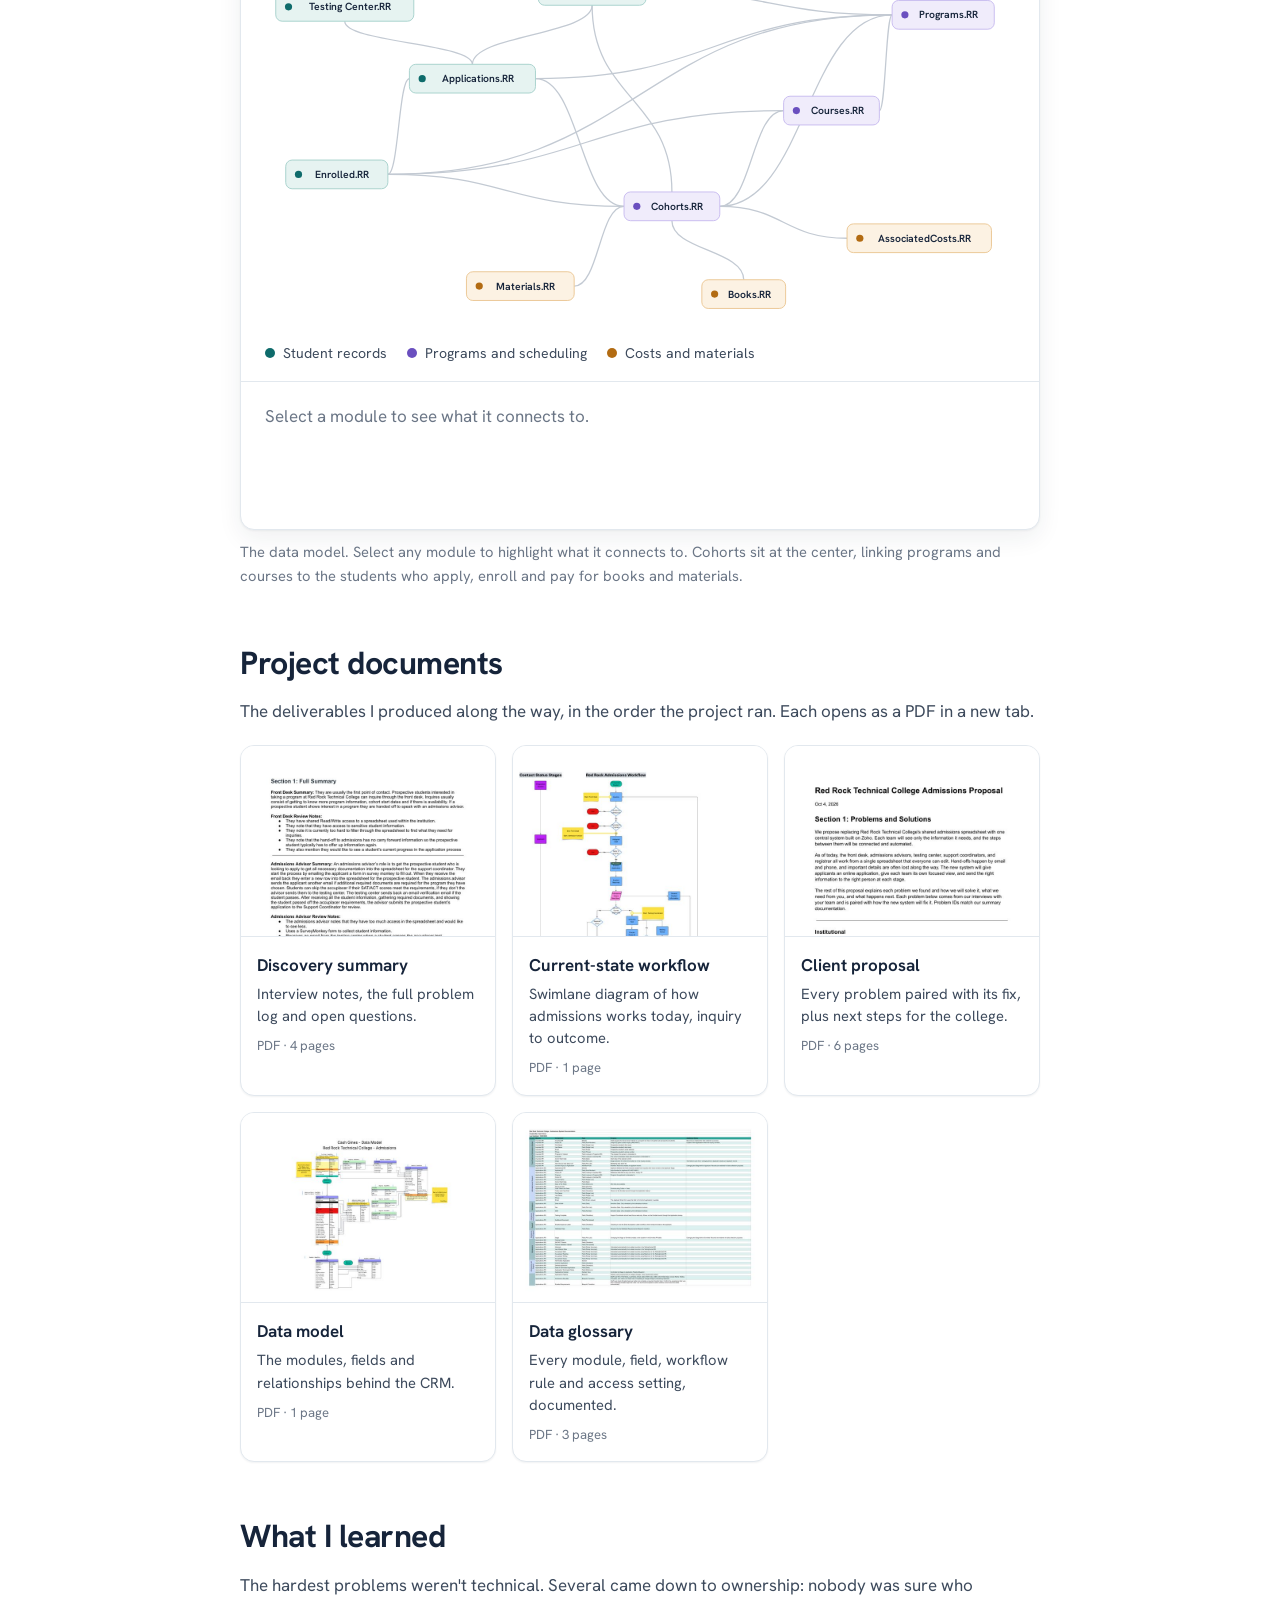
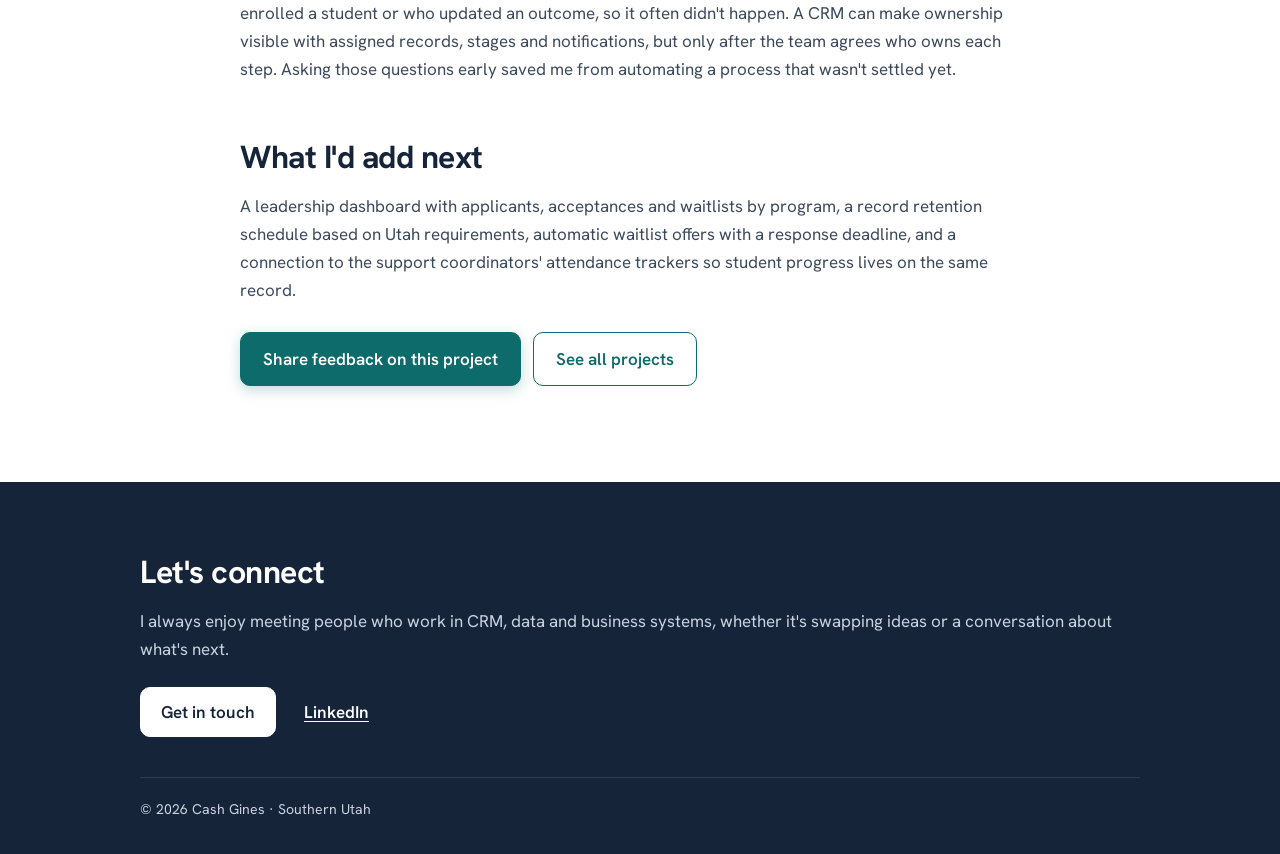
<file: projects/red-rock-admissions.html>
<!doctype html>
<html lang="en">
<head>
  <meta charset="utf-8">
  <meta name="viewport" content="width=device-width, initial-scale=1">
  <title>Red Rock Technical College Admissions CRM | Cash Gines</title>
  <meta name="description" content="Case study and video walkthrough: replacing a shared admissions spreadsheet with a Zoho CRM for a fictional technical college.">
  <!-- Preview shown when this page is shared on LinkedIn -->
  <meta property="og:title" content="Building an admissions CRM in Zoho: Red Rock Technical College">
  <meta property="og:description" content="How I replaced a 1,000-row shared spreadsheet with role-based records and automated hand-offs across five teams.">
  <meta property="og:type" content="article">
  <link rel="icon" href="../assets/img/favicon.svg" type="image/svg+xml">
  <link rel="preconnect" href="https://fonts.googleapis.com">
  <link rel="preconnect" href="https://fonts.gstatic.com" crossorigin>
  <link href="https://fonts.googleapis.com/css2?family=Hanken+Grotesk:wght@400;500;600;700&display=swap" rel="stylesheet">
  <link rel="stylesheet" href="../assets/css/style.css">
  <script src="../assets/js/data-model.js" defer></script>
  <script src="../assets/js/video-series.js" defer></script>
</head>
<body>
  <a class="skip-link" href="#main">Skip to content</a>

  <header class="site-header">
    <div class="wrap">
      <a class="brand" href="../index.html">Cash Gines</a>
      <nav class="nav" aria-label="Main">
        <a href="../projects.html" aria-current="page">Projects</a>
        <a href="../about.html">About</a>
        <a href="../contact.html">Contact</a>
      </nav>
    </div>
  </header>

  <main id="main">
    <section class="page-head page-head-case">
      <div class="wrap wrap-narrow">
        <header class="case-header">
          <a class="back-link" href="../projects.html">All projects</a>
          <h1>An admissions CRM for Red Rock Technical College</h1>
          <p class="lead">Five teams, one shared spreadsheet and a lot of students falling through the cracks. I interviewed four of the teams, pieced together the fifth from what they told me, mapped the process end to end and designed a Zoho CRM that moves a student from first inquiry to enrollment.</p>
          <dl class="facts">
            <div><dt>Role</dt><dd>Solo build, from discovery to delivery</dd></div>
            <div><dt>Platform</dt><dd>Zoho CRM, Forms, Bookings and Flow</dd></div>
            <div><dt>Timeline</dt><dd>Fall 2026</dd></div>
            <div><dt>Context</dt><dd>CRM Administration, Dixie Tech</dd></div>
          </dl>
        </header>
      </div>
    </section>

    <div class="wrap">
      <section class="case-video video-series" aria-label="Video walkthrough series">
        <div class="vs-player">
          <div class="media-frame">
            <div class="media-placeholder vs-placeholder">
              <span class="vs-ph-title">Introduction and overview</span>
              <span>Video coming soon</span>
            </div>
          </div>
          <div class="vs-caption" aria-live="polite">
            <p class="vs-now">Part 1 of 7</p>
            <h3 class="vs-cap-title">Introduction and overview</h3>
            <p class="vs-cap-desc">A 30-second overview of the system and the five teams it serves.</p>
          </div>
        </div>
        <div class="vs-list">
          <h2 class="vs-heading">Walkthrough series</h2>
          <!-- To add a video: paste its Loom share link (or a YouTube link) inside data-video="".
               Optional: add its length inside the vs-length span, e.g. 4:32. -->
          <ol>
              <li>
                <button type="button" class="vs-item" data-video="https://www.loom.com/share/58a40c1ab4164296a259067459af89b0" data-title="Introduction and overview">
                  <span class="vs-num">1</span>
                  <span class="vs-text">
                    <span class="vs-title">Introduction and overview</span>
                    <span class="vs-desc">A 30-second overview of the system and the five teams it serves.</span>
                    <span class="vs-meta"><span class="vs-length"></span><span class="vs-soon">Coming soon</span></span>
                  </span>
                </button>
              </li>
              <li>
                <button type="button" class="vs-item" data-video="https://www.loom.com/share/89b3d130269641979e6c7d3b7b967143" data-title="Registrar">
                  <span class="vs-num">2</span>
                  <span class="vs-text">
                    <span class="vs-title">Registrar</span>
                    <span class="vs-desc">Setting up programs, courses and cohorts, including seat limits.</span>
                    <span class="vs-meta"><span class="vs-length"></span><span class="vs-soon">Coming soon</span></span>
                  </span>
                </button>
              </li>
              <li>
                <button type="button" class="vs-item" data-video="https://www.loom.com/share/fb98fc5bd72148b3ba4fbcc0b6981231" data-title="Front desk">
                  <span class="vs-num">3</span>
                  <span class="vs-text">
                    <span class="vs-title">Front desk</span>
                    <span class="vs-desc">Logging an inquiry and checking a student's status without seeing sensitive data.</span>
                    <span class="vs-meta"><span class="vs-length"></span><span class="vs-soon">Coming soon</span></span>
                  </span>
                </button>
              </li>
              <li>
                <button type="button" class="vs-item" data-video="https://www.loom.com/share/629d8e42921b4be1b922c684f4d273d2" data-title="Admissions coordinator, part 1">
                  <span class="vs-num">4</span>
                  <span class="vs-text">
                    <span class="vs-title">Admissions coordinator, part&nbsp;1</span>
                    <span class="vs-desc">Turning an inquiry into an application and tracking required documents.</span>
                    <span class="vs-meta"><span class="vs-length"></span><span class="vs-soon">Coming soon</span></span>
                  </span>
                </button>
              </li>
              <li>
                <button type="button" class="vs-item" data-video="https://www.loom.com/share/392f4aad9bb742de858d4ac22b2c32d4" data-title="Testing coordinator">
                  <span class="vs-num">5</span>
                  <span class="vs-text">
                    <span class="vs-title">Testing coordinator</span>
                    <span class="vs-desc">Booking Accuplacer sessions and recording results on the student's record.</span>
                    <span class="vs-meta"><span class="vs-length"></span><span class="vs-soon">Coming soon</span></span>
                  </span>
                </button>
              </li>
              <li>
                <button type="button" class="vs-item" data-video="https://www.loom.com/share/789ae21f062d42968880327548fcf141" data-title="Admissions coordinator, part 2">
                  <span class="vs-num">6</span>
                  <span class="vs-text">
                    <span class="vs-title">Admissions coordinator, part&nbsp;2</span>
                    <span class="vs-desc">Checking test scores against program requirements and moving the application to review.</span>
                    <span class="vs-meta"><span class="vs-length"></span><span class="vs-soon">Coming soon</span></span>
                  </span>
                </button>
              </li>
              <li>
                <button type="button" class="vs-item" data-video="https://www.loom.com/share/9a1c4f5ffd4340728398e88d2221b8b7" data-title="Support coordinator">
                  <span class="vs-num">7</span>
                  <span class="vs-text">
                    <span class="vs-title">Support coordinator</span>
                    <span class="vs-desc">Reviewing complete applications, acceptance, the waitlist and enrollment.</span>
                    <span class="vs-meta"><span class="vs-length"></span><span class="vs-soon">Coming soon</span></span>
                  </span>
                </button>
              </li>
          </ol>
        </div>
      </section>
    </div>

    <div class="wrap wrap-narrow">

      <article class="case-body">
        <h2>The problem</h2>
        <p>Red Rock Technical College is a fictional school whose front desk, admissions advisors, testing center, support coordinators and registrar all worked from one spreadsheet. It had more than 1,000 rows, everyone could edit it, and every filtered view one person made changed it for everyone else.</p>
        <p>Hand-offs happened by email and phone, so details were lost between teams. Students repeated themselves after every transfer. Social Security numbers and other personal details were visible to staff who never needed them. Waitlisted students heard about open seats too late, and those seats went empty.</p>

        <h2>How I approached it</h2>
        <p>I ran discovery interviews with four of the five teams and wrote down every step, hand-off and complaint. I couldn't meet with the registrar, so I mapped that role from what the other teams described and listed my assumptions as open questions for the college to confirm. That produced 22 specific problems, each with an ID so it could be traced from the interview notes to the proposal and into the build. From there I created:</p>
        <ul>
          <li>A swimlane workflow showing every decision point, from the first inquiry to a student's final outcome</li>
          <li>A data model and data glossary defining each module, field and relationship</li>
          <li>A client proposal that pairs every problem with its fix and lists what the college needs to provide</li>
        </ul>

        <h2>What I found</h2>
        <ul class="problems">
          <li><strong>Everyone could edit everything</strong>One spreadsheet for every team, with no limits on access.</li>
          <li><strong>Sensitive data was exposed</strong>SSNs, birth dates and other personal details were visible to all users.</li>
          <li><strong>No owner when someone was out</strong>Coworkers had to dig through rows and call students to find out where things stood.</li>
          <li><strong>Students had to repeat themselves</strong>Nothing carried over from the front desk to admissions.</li>
          <li><strong>Testing results got lost</strong>Scores were emailed, sometimes entered wrong and sometimes never arrived.</li>
          <li><strong>Seats went empty</strong>The waitlist was worked by hand, so students were notified too late or not at all.</li>
        </ul>

        <h2>The solution</h2>
        <ul>
          <li><strong>Connected records instead of one sheet.</strong> Ten related modules for inquiries, applications, testing, programs, courses, cohorts, enrollment and costs, linked so information is entered once and flows forward.</li>
          <li><strong>Access by role.</strong> Profiles give each team only what its job requires. The front desk can see a student's program and current stage but never sensitive fields.</li>
          <li><strong>A clear pipeline.</strong> Every application has an owner and moves through Inquiry, Applied, Documents and Testing, Ready for Review, Accepted or Waitlisted, and Enrolled.</li>
          <li><strong>Automation for routine follow-up.</strong> Blueprints guide each application through its stages so steps can't be skipped. Workflow rules and Zoho Flow check ACT/SAT scores against program requirements, send reminders for missing documents, mark stalled applications inactive and notify the support coordinator once the checklist is complete.</li>
          <li><strong>Consistent communication.</strong> Email templates for document reminders, acceptance letters and seat offers, so every applicant hears the same clear message at each step.</li>
          <li><strong>Online test scheduling.</strong> Students book Accuplacer sessions through Zoho Bookings, and Zoho Flow writes each booking to the Testing Center module, where the testing coordinator records the scores on the student's record.</li>
          <li><strong>Student progress tracking.</strong> A Deluge script on the Enrolled module tracks each student's progress through their courses, comparing hours completed to hours required, so support coordinators can see where every student stands.</li>
          <li><strong>A seat capacity report.</strong> The home page lists each cohort's seat capacity with its students grouped by stage, from applicant to waitlisted to enrolled, so staff can see how full a cohort is without counting rows.</li>
        </ul>
      <figure class="figure">
        <div class="dm" data-model="interactive"></div>
        <figcaption>The data model. Select any module to highlight what it connects to. Cohorts sit at the center, linking programs and courses to the students who apply, enroll and pay for books and materials.</figcaption>
      </figure>


        <h2>Project documents</h2>
        <p>The deliverables I produced along the way, in the order the project ran. Each opens as a PDF in a new tab.</p>
        <ul class="docs">
          <li>
            <a class="doc-card" href="../assets/docs/red-rock-discovery-summary.pdf" target="_blank" rel="noopener">
              <span class="doc-thumb"><img src="../assets/img/docs/discovery-summary.jpg" alt="" loading="lazy"></span>
              <span class="doc-body">
                <span class="doc-title">Discovery summary</span>
                <span class="doc-desc">Interview notes, the full problem log and open questions.</span>
                <span class="doc-meta">PDF · 4 pages</span>
              </span>
            </a>
          </li>
          <li>
            <a class="doc-card" href="../assets/docs/red-rock-workflow.pdf" target="_blank" rel="noopener">
              <span class="doc-thumb"><img src="../assets/img/docs/workflow.jpg" alt="" loading="lazy"></span>
              <span class="doc-body">
                <span class="doc-title">Current-state workflow</span>
                <span class="doc-desc">Swimlane diagram of how admissions works today, inquiry to outcome.</span>
                <span class="doc-meta">PDF · 1 page</span>
              </span>
            </a>
          </li>
          <li>
            <a class="doc-card" href="../assets/docs/red-rock-proposal.pdf" target="_blank" rel="noopener">
              <span class="doc-thumb"><img src="../assets/img/docs/proposal.jpg" alt="" loading="lazy"></span>
              <span class="doc-body">
                <span class="doc-title">Client proposal</span>
                <span class="doc-desc">Every problem paired with its fix, plus next steps for the college.</span>
                <span class="doc-meta">PDF · 6 pages</span>
              </span>
            </a>
          </li>
          <li>
            <a class="doc-card" href="../assets/docs/red-rock-data-model.pdf" target="_blank" rel="noopener">
              <span class="doc-thumb"><img src="../assets/img/docs/data-model.jpg" alt="" loading="lazy"></span>
              <span class="doc-body">
                <span class="doc-title">Data model</span>
                <span class="doc-desc">The modules, fields and relationships behind the CRM.</span>
                <span class="doc-meta">PDF · 1 page</span>
              </span>
            </a>
          </li>
          <li>
            <a class="doc-card" href="../assets/docs/red-rock-data-glossary.pdf" target="_blank" rel="noopener">
              <span class="doc-thumb"><img src="../assets/img/docs/data-glossary.jpg" alt="" loading="lazy"></span>
              <span class="doc-body">
                <span class="doc-title">Data glossary</span>
                <span class="doc-desc">Every module, field, workflow rule and access setting, documented.</span>
                <span class="doc-meta">PDF · 3 pages</span>
              </span>
            </a>
          </li>
        </ul>

        <h2>What I learned</h2>
        <!-- Draft: rewrite this in your own words -->
        <p>The hardest problems weren't technical. Several came down to ownership: nobody was sure who enrolled a student or who updated an outcome, so it often didn't happen. A CRM can make ownership visible with assigned records, stages and notifications, but only after the team agrees who owns each step. Asking those questions early saved me from automating a process that wasn't settled yet.</p>

        <h2>What I'd add next</h2>
        <p>A leadership dashboard with applicants, acceptances and waitlists by program, a record retention schedule based on Utah requirements, automatic waitlist offers with a response deadline, and a connection to the support coordinators' attendance trackers so student progress lives on the same record.</p>

        <div class="actions">
          <a class="btn btn-primary" href="../contact.html">Share feedback on this project</a>
          <a class="btn btn-secondary" href="../projects.html">See all projects</a>
        </div>
      </article>
    </div>
  </main>

  <footer class="site-footer">
    <div class="wrap">
      <div class="footer-top">
        <div>
          <h2>Let's connect</h2>
          <p>I always enjoy meeting people who work in CRM, data and business systems, whether it's swapping ideas or a conversation about what's next.</p>
        </div>
        <ul class="footer-links">
          <li><a class="btn btn-light" href="../contact.html">Get in touch</a></li>
          <li><a href="https://www.linkedin.com/in/cash-gines-388b63234">LinkedIn</a></li>
        </ul>
      </div>
      <p class="footer-meta">© 2026 Cash Gines · Southern Utah</p>
    </div>
  </footer>
</body>
</html>
</file>
<file: assets/css/style.css>
/* ==========================================================
   Portfolio styles
   Edit the colors and fonts in :root to change the whole site.
   ========================================================== */

:root {
  --ink: #16243a;          /* headings, nav */
  --text: #3d4a5c;         /* body text */
  --muted: #6b7686;        /* secondary text */
  --paper: #ffffff;        /* page background */
  --surface: #ffffff;      /* cards and panels */
  --band: #f1f7f6;         /* soft teal bands between sections */
  --wash: #e8f3f1;         /* top-of-page tint */
  --line: #e2e8ee;         /* borders and rules */
  --accent: #0e6b6b;       /* links, buttons, pipeline */
  --accent-dark: #0a5252;
  --accent-soft: #e7f2f1;

  --font: "Hanken Grotesk", system-ui, -apple-system, "Segoe UI", sans-serif;

  --wrap: 1080px;
  --gutter: clamp(16px, 4vw, 40px);
  --radius: 14px;
  --shadow-sm: 0 1px 2px rgba(22, 36, 58, 0.06);
  --shadow: 0 1px 2px rgba(22, 36, 58, 0.05), 0 8px 24px rgba(22, 36, 58, 0.07);
  --shadow-lg: 0 2px 4px rgba(22, 36, 58, 0.05), 0 16px 40px rgba(22, 36, 58, 0.10);
}

*,
*::before,
*::after { box-sizing: border-box; }

html { -webkit-text-size-adjust: 100%; }

body {
  margin: 0;
  background: var(--paper);
  color: var(--text);
  font-family: var(--font);
  font-size: 1.0625rem;
  line-height: 1.65;
}

img { max-width: 100%; display: block; }

a { color: var(--accent); text-underline-offset: 3px; }
a:hover { color: var(--accent-dark); }

:focus-visible {
  outline: 3px solid var(--accent);
  outline-offset: 3px;
  border-radius: 4px;
}

h1, h2, h3 {
  color: var(--ink);
  line-height: 1.15;
  letter-spacing: -0.015em;
  margin: 0 0 0.5em;
}
h1 { font-size: clamp(2.1rem, 5vw, 3.4rem); font-weight: 700; letter-spacing: -0.03em; }
h2 { font-size: clamp(1.5rem, 3vw, 2rem); font-weight: 700; }
h3 { font-size: 1.15rem; font-weight: 650; }
p { margin: 0 0 1em; max-width: 68ch; }

.wrap {
  max-width: var(--wrap);
  margin: 0 auto;
  padding: 0 var(--gutter);
}

.skip-link {
  position: absolute;
  left: -999px;
  top: 8px;
  background: var(--ink);
  color: #fff;
  padding: 8px 14px;
  border-radius: 6px;
  z-index: 10;
}
.skip-link:focus { left: 8px; }

/* ---------- Header ---------- */

.site-header {
  position: sticky;
  top: 0;
  z-index: 20;
  background: rgba(255, 255, 255, 0.88);
  -webkit-backdrop-filter: saturate(180%) blur(12px);
  backdrop-filter: saturate(180%) blur(12px);
  border-bottom: 1px solid var(--line);
}
.site-header .wrap {
  display: flex;
  align-items: center;
  justify-content: space-between;
  gap: 16px;
  flex-wrap: wrap;
  padding-top: 16px;
  padding-bottom: 16px;
}
.brand {
  color: var(--ink);
  font-weight: 700;
  font-size: 1.1rem;
  text-decoration: none;
  letter-spacing: -0.01em;
}
.nav { display: flex; gap: clamp(14px, 3vw, 28px); flex-wrap: wrap; }
.nav a {
  color: var(--text);
  text-decoration: none;
  font-weight: 500;
  padding: 4px 0;
  border-bottom: 2px solid transparent;
}
.nav a:hover { color: var(--ink); }
.nav a[aria-current="page"] { color: var(--ink); border-bottom-color: var(--accent); }

/* ---------- Buttons ---------- */

.actions { display: flex; flex-wrap: wrap; gap: 12px; margin-top: 28px; }
.btn {
  display: inline-block;
  padding: 12px 22px;
  border-radius: 10px;
  font-weight: 600;
  text-decoration: none;
  border: 1.5px solid var(--accent);
  transition: background-color 0.15s, color 0.15s;
}
.btn-primary { background: var(--accent); color: #fff; box-shadow: 0 4px 14px rgba(14, 107, 107, 0.25); }
.btn-primary:hover { background: var(--accent-dark); border-color: var(--accent-dark); color: #fff; }
.btn-secondary { background: var(--surface); color: var(--accent); }
.btn-secondary:hover { background: var(--accent-soft); color: var(--accent-dark); }

/* ---------- Sections ----------
   Every block in <main> uses the same vertical rhythm. Sections marked
   "band" get a soft teal background so the page alternates. */

main { display: block; }
.section,
.hero { padding: clamp(56px, 8vw, 96px) 0; }
.band { background: var(--band); }

/* Soft tint at the top of each page that fades into white */
.hero,
.page-head,
.page-head-about {
  background: linear-gradient(180deg, var(--wash) 0%, rgba(232, 243, 241, 0) 100%);
}
.page-head { padding: clamp(48px, 7vw, 80px) 0 clamp(32px, 5vw, 48px); }
.page-head h1 { margin-bottom: 0.3em; }
.page-head .lead { margin-bottom: 0; max-width: none; }
.section-intro { margin-bottom: 36px; }
.section-intro > :last-child { margin-bottom: 0; }
.lead { font-size: 1.2rem; color: var(--text); }
.muted { color: var(--muted); }

/* ---------- Home hero: headline left, intro right, pipeline across ---------- */

.hero-grid {
  display: grid;
  grid-template-columns: minmax(0, 1fr) minmax(0, 432px);
  gap: clamp(24px, 4vw, 48px);
  align-items: end;
}
@media (max-width: 900px) { .hero-grid { grid-template-columns: 1fr; } }
.hero h1 { margin-bottom: 0; }
.accent-text { color: var(--accent); }
.underline-pop { position: relative; white-space: nowrap; }
/* Hand-drawn double stroke under "actually use." */
.underline-pop::after {
  content: "";
  position: absolute;
  left: 0;
  right: 0;
  bottom: -0.24em;
  height: 0.44em;
  background: url("data:image/svg+xml,%3Csvg%20xmlns%3D%27http%3A//www.w3.org/2000/svg%27%20viewBox%3D%270%200%20200%2024%27%20preserveAspectRatio%3D%27none%27%3E%3Cpath%20d%3D%27M5%2012%20C%2060%206%2C%20130%205%2C%20195%208%20M16%2019%20C%2072%2014%2C%20140%2013%2C%20186%2016%27%20fill%3D%27none%27%20stroke%3D%27%23e8a33d%27%20stroke-width%3D%276.5%27%20stroke-linecap%3D%27round%27%20stroke-linejoin%3D%27round%27/%3E%3C/svg%3E") no-repeat center / 100% 100%;
  pointer-events: none;
}
.hero .lead { margin-bottom: 0; }

/* The pipeline strip: the one signature visual on the site.
   Rename the stages to match your own Zoho build. */
.pipeline {
  margin: clamp(40px, 6vw, 64px) 0 0;
  background: var(--surface);
  border: 1px solid var(--line);
  border-radius: var(--radius);
  padding: 24px;
  box-shadow: var(--shadow);
}
.pipeline-caption { font-size: 0.92rem; color: var(--muted); margin: 0 0 16px; }
.pipeline ol {
  list-style: none;
  margin: 0;
  padding: 0;
  display: grid;
  grid-template-columns: repeat(6, 1fr);
}
.pipeline li {
  padding: 14px 18px 14px 26px;
  background: var(--accent-soft);
  color: var(--ink);
  font-weight: 600;
  font-size: 0.95rem;
  clip-path: polygon(0 0, calc(100% - 14px) 0, 100% 50%, calc(100% - 14px) 100%, 0 100%, 14px 50%);
  margin-right: -6px;
}
.pipeline li:first-child {
  padding-left: 18px;
  clip-path: polygon(0 0, calc(100% - 14px) 0, 100% 50%, calc(100% - 14px) 100%, 0 100%);
  border-radius: 6px 0 0 6px;
}
.pipeline li:last-child { background: var(--accent); color: #fff; margin-right: 0; }
.pipeline li span { display: block; font-weight: 400; font-size: 0.82rem; color: var(--muted); }
.pipeline li:last-child span { color: #d6ecea; }

@media (max-width: 900px) {
  .pipeline ol { grid-template-columns: 1fr; gap: 6px; }
  .pipeline li,
  .pipeline li:first-child {
    clip-path: none;
    margin-right: 0;
    padding-left: 18px;
    border-radius: 6px;
    border-left: 4px solid var(--accent);
  }
}

/* ---------- Featured project ---------- */

.feature {
  display: grid;
  grid-template-columns: 1.15fr 1fr;
  gap: clamp(24px, 5vw, 56px);
  align-items: center;
}
@media (max-width: 820px) { .feature { grid-template-columns: 1fr; } }

.media-frame {
  display: block;
  position: relative;
  aspect-ratio: 16 / 9;
  border-radius: var(--radius);
  overflow: hidden;
  background: var(--ink);
  border: 1px solid var(--line);
  box-shadow: var(--shadow);
}
.media-frame iframe,
.media-frame video,
.media-frame img { position: absolute; inset: 0; width: 100%; height: 100%; border: 0; object-fit: cover; }
.media-placeholder {
  position: absolute;
  inset: 0;
  display: grid;
  place-items: center;
  color: #c9d3df;
  text-align: center;
  padding: 24px;
  font-size: 0.95rem;
}

.tags { display: flex; flex-wrap: wrap; gap: 8px; list-style: none; margin: 0 0 20px; padding: 0; }
.tags li {
  font-size: 0.85rem;
  padding: 3px 10px;
  border: 1px solid var(--line);
  border-radius: 999px;
  color: var(--text);
  background: var(--surface);
}

/* ---------- Focus areas (home) ---------- */

.focus {
  display: grid;
  grid-template-columns: repeat(3, 1fr);
  gap: clamp(16px, 3vw, 28px);
}
@media (max-width: 820px) { .focus { grid-template-columns: 1fr; } }
.focus > div {
  background: var(--surface);
  border: 1px solid var(--line);
  border-top: 3px solid var(--accent);
  border-radius: var(--radius);
  padding: 24px 24px 8px;
  box-shadow: var(--shadow);
}
.focus p { color: var(--text); }

/* ---------- Projects list ---------- */

.project-row {
  display: grid;
  grid-template-columns: 340px 1fr;
  gap: clamp(20px, 4vw, 40px);
  padding: clamp(16px, 3vw, 28px);
  background: var(--surface);
  border: 1px solid var(--line);
  border-radius: calc(var(--radius) + 4px);
  box-shadow: var(--shadow);
  align-items: center;
}
.project-row + .project-row { margin-top: 24px; }
.project-row .media-frame { box-shadow: none; }
.project-row > div > :last-child { margin-bottom: 0; }
@media (max-width: 760px) { .project-row { grid-template-columns: 1fr; } }
.project-row h2 { font-size: 1.5rem; }
.project-row h2 a { color: var(--ink); text-decoration: none; }
.project-row h2 a:hover { color: var(--accent); }

.empty-note {
  padding: 28px 0 0;
  margin: 0;
  color: var(--muted);
}

/* ---------- Case study ---------- */

.case-header { padding: 0; }
.page-head-case { padding-bottom: clamp(88px, 12vw, 120px); }
.page-head-case + .wrap .case-video { margin-top: clamp(-88px, -9vw, -56px); position: relative; }
.case-header h1, .case-header .lead { max-width: none; }
.back-link { display: inline-block; margin-bottom: 24px; font-weight: 500; text-decoration: none; }
.case-header h1 { max-width: 22ch; }

.facts {
  display: grid;
  grid-template-columns: repeat(4, 1fr);
  gap: 20px;
  margin: 32px 0 0;
  padding: 18px 22px;
  background: var(--surface);
  border: 1px solid var(--line);
  border-radius: var(--radius);
  box-shadow: var(--shadow-sm);
}
@media (max-width: 720px) { .facts { grid-template-columns: 1fr 1fr; } }
.facts dt { font-size: 0.85rem; color: var(--muted); }
.facts dd { margin: 2px 0 0; color: var(--ink); font-weight: 600; }

.case-video { padding-bottom: 8px; }
.case-video .media-frame { box-shadow: var(--shadow-lg); }

.prose { max-width: 720px; }

.wrap-narrow { max-width: calc(800px + 2 * var(--gutter)); }
.case-body { padding: 48px 0 clamp(56px, 8vw, 96px); }
.media-frame img.fit-contain { object-fit: contain; background: #eef0f8; }
.case-body p, .case-body ul { max-width: none; }
main .case-body h2 { margin-top: 56px; }
main .case-body > h2:first-child { margin-top: 0; }
.case-body ul:not([class]) { padding-left: 1.2em; }
.case-body ul:not([class]) li { margin-bottom: 0.5em; }
.case-body .chapters, .case-body .problems, .case-body .figure { max-width: none; margin-top: 20px; }
.case-body .figure { margin-top: 32px; }
.prose h2 { margin-top: 2.2em; }
.prose h2:first-child { margin-top: 0; }
.prose ul { padding-left: 1.2em; max-width: 66ch; }
.prose li { margin-bottom: 0.5em; }

.chapters { list-style: none; padding: 0; margin: 0; }
.chapters li {
  display: grid;
  grid-template-columns: 64px 1fr;
  gap: 16px;
  padding: 12px 0;
  border-bottom: 1px solid var(--line);
}
.chapters time { font-variant-numeric: tabular-nums; color: var(--accent); font-weight: 600; }
.chapters { border-top: 1px solid var(--line); }

/* ---------- About ---------- */

.about-intro {
  display: grid;
  grid-template-columns: 300px 1fr;
  gap: clamp(24px, 5vw, 56px);
  align-items: start;
}
@media (max-width: 720px) { .about-intro { grid-template-columns: 1fr; } }
.portrait {
  aspect-ratio: 4 / 5;
  border-radius: var(--radius);
  background: var(--accent-soft);
  border: 1px solid var(--line);
  display: grid;
  place-items: center;
  color: var(--muted);
  font-size: 0.9rem;
  overflow: hidden;
  max-width: 300px;
  box-shadow: var(--shadow-lg);
}
.portrait img { width: 100%; height: 100%; object-fit: cover; }

.skills {
  display: grid;
  grid-template-columns: repeat(2, 1fr);
  gap: 32px 48px;
}
@media (max-width: 720px) { .skills { grid-template-columns: 1fr; } }
.skills-wide { grid-column: 1 / -1; }
.skills ul { list-style: none; padding: 0; margin: 0; display: flex; flex-wrap: wrap; gap: 8px; }
.skills li {
  padding: 4px 12px;
  border-radius: 999px;
  background: var(--accent-soft);
  color: var(--ink);
  font-size: 0.92rem;
}

.timeline { list-style: none; padding: 0; margin: 0; display: grid; gap: 14px; }
.timeline > li {
  display: grid;
  grid-template-columns: 180px 1fr;
  gap: 24px;
  padding: 22px 24px;
  background: var(--surface);
  border: 1px solid var(--line);
  border-radius: var(--radius);
  box-shadow: var(--shadow-sm);
}
@media (max-width: 640px) { .timeline > li { grid-template-columns: 1fr; gap: 4px; padding: 18px; } }
.timeline .when { font-weight: 600; color: var(--accent); }
.timeline .when { color: var(--muted); font-variant-numeric: tabular-nums; }
.timeline h3 { margin-bottom: 2px; }
.timeline .where { color: var(--muted); margin-bottom: 10px; }
.timeline .where:last-child { margin-bottom: 0; }
.timeline ul { margin: 0; padding-left: 1.1em; }
.timeline ul li { margin-bottom: 0.35em; }

/* ---------- Footer ---------- */

.site-footer {
  background: var(--ink);
  color: #c9d3df;
  padding: clamp(48px, 7vw, 72px) 0 32px;
}
.site-footer h2 { color: #fff; }
.site-footer p { color: #c9d3df; max-width: none; }
.footer-top {
  display: flex;
  flex-wrap: wrap;
  justify-content: space-between;
  align-items: flex-end;
  gap: 24px 48px;
  margin-bottom: 40px;
}
.footer-top p { margin-bottom: 0; }
.site-footer a { color: #fff; }
.footer-links { display: flex; flex-wrap: wrap; gap: 12px 28px; list-style: none; padding: 0; margin: 0; }
.footer-links a { font-weight: 600; }
.footer-meta { font-size: 0.88rem; color: #8e9bab; border-top: 1px solid #2c3d55; padding-top: 20px; margin: 0; max-width: none; }

@media (prefers-reduced-motion: reduce) {
  * { transition: none !important; }
}

/* ---------- Case study extras ---------- */

.figure { margin: 0; }
.figure img {
  width: 100%;
  border: 1px solid var(--line);
  border-radius: var(--radius);
  background: var(--surface);
}
.figure figcaption { font-size: 0.92rem; color: var(--muted); margin-top: 10px; }

.problems { list-style: none; padding: 0; margin: 0; display: grid; grid-template-columns: repeat(2, 1fr); gap: 14px; }
@media (max-width: 720px) { .problems { grid-template-columns: 1fr; } }
.problems li {
  padding: 16px 18px;
  background: var(--band);
  border-radius: var(--radius);
  border-left: 3px solid var(--accent);
}
.problems strong { display: block; color: var(--ink); }


/* ---------- Interactive data model ---------- */

.dm {
  --dm-line: #c3cad3;
  --dm-blue: #2563eb;
  --dm-blue-soft: #e8f0fe;
  background: var(--surface);
  border: 1px solid var(--line);
  border-radius: var(--radius);
  box-shadow: var(--shadow);
}
.dm-stage { padding: 16px; }
.dm svg { display: block; width: 100%; height: auto; overflow: visible; }

.dm-edge {
  fill: none;
  stroke: var(--dm-line);
  stroke-width: 1.6;
  transition: stroke 0.2s, stroke-width 0.2s, opacity 0.2s;
}
.dm-edge.is-active { stroke: var(--dm-blue); stroke-width: 2.6; }
.dm.has-selection .dm-edge:not(.is-active) { opacity: 0.35; }

/* Module colors by group */
.grp-students { --g: #0e6b6b; --g-tint: #e6f3f1; --g-line: #a9d3cd; }
.grp-catalog  { --g: #6a4fbf; --g-tint: #f0ecfb; --g-line: #c9bdf0; }
.grp-costs    { --g: #b26b12; --g-tint: #fcf2e3; --g-line: #ecc896; }

.dm-node rect {
  fill: var(--g-tint);
  stroke: var(--g-line);
  stroke-width: 1.2;
  transition: fill 0.2s, stroke 0.2s, stroke-width 0.2s;
}
.dm-dot { fill: var(--g); transition: fill 0.2s; }
.dm-node text {
  font-family: var(--font);
  font-size: 13px;
  font-weight: 600;
  fill: var(--ink);
  pointer-events: none;
}
.dm[data-model="interactive"] .dm-node { cursor: pointer; transition: opacity 0.2s; }
.dm[data-model="interactive"] .dm-node:hover rect { stroke: var(--g); stroke-width: 1.8; }
.dm-node:focus { outline: none; }
.dm-node:focus-visible rect { stroke: var(--dm-blue); stroke-width: 2.5; }

.dm.has-selection .dm-node { opacity: 0.35; }
.dm.has-selection .dm-node.is-selected,
.dm.has-selection .dm-node.is-linked { opacity: 1; }
.dm-node.is-linked rect { stroke: var(--dm-blue); stroke-width: 2; }
.dm-node.is-selected rect { fill: var(--dm-blue); stroke: var(--dm-blue); }
.dm-node.is-selected .dm-dot { fill: #fff; }
.dm-node.is-selected text { fill: #fff; }

.dm-legend {
  list-style: none;
  display: flex;
  flex-wrap: wrap;
  gap: 8px 20px;
  margin: 0;
  padding: 0 24px 16px;
  font-size: 0.88rem;
  color: var(--text);
}
.dm-legend li { display: flex; align-items: center; gap: 8px; }
.dm-legend li::before {
  content: "";
  width: 10px;
  height: 10px;
  border-radius: 50%;
  background: var(--g);
}

.dm-tag {
  display: inline-block;
  font-size: 0.82rem;
  font-weight: 600;
  color: var(--g);
  background: var(--g-tint);
  border-radius: 999px;
  padding: 2px 10px;
  margin-bottom: 8px !important;
}

.dm-panel {
  border-top: 1px solid var(--line);
  padding: 20px 24px 24px;
  min-height: 148px;
}
.dm-panel h3 { margin-bottom: 6px; }
.dm-panel p { margin-bottom: 12px; }
.dm-hint { color: var(--muted); margin: 0; }
.dm-label { font-size: 0.9rem; color: var(--muted); margin-bottom: 8px !important; }
.dm-links { list-style: none; padding: 0; margin: 0; display: flex; flex-wrap: wrap; gap: 8px; }
.dm-links button {
  font: inherit;
  font-size: 0.9rem;
  padding: 4px 12px;
  border-radius: 999px;
  border: 1px solid var(--dm-blue);
  background: var(--dm-blue-soft);
  color: #1a4fb8;
  cursor: pointer;
}
.dm-links button:hover { background: #d6e4fd; }

/* Preview version inside a 16:9 thumbnail frame */
.media-frame .dm {
  position: absolute;
  inset: 0;
  border: 0;
  border-radius: 0;
  box-shadow: none;
  display: grid;
  align-items: center;
}
.media-frame .dm-stage { padding: 6%; }

@media (prefers-reduced-motion: reduce) {
  .dm-edge, .dm-node, .dm-node rect { transition: none; }
}

/* ---------- Awards ---------- */

.awards {
  list-style: none;
  margin: 0;
  padding: 0;
  display: grid;
  grid-template-columns: repeat(3, 1fr);
  gap: clamp(20px, 3vw, 32px);
}
@media (max-width: 860px) { .awards { grid-template-columns: 1fr; max-width: 520px; } }
.award {
  background: var(--surface);
  border: 1px solid var(--line);
  border-radius: var(--radius);
  box-shadow: var(--shadow);
  overflow: hidden;
  display: flex;
  flex-direction: column;
}
.award-img {
  display: block;
  position: relative;
  aspect-ratio: 4 / 3;
  background: #f6f8fa;
}
.award-img img {
  position: absolute;
  inset: 16px;
  width: calc(100% - 32px);
  height: calc(100% - 32px);
  object-fit: contain;
  transition: transform 0.2s;
}
.award-img:hover img { transform: scale(1.03); }
.award-body { padding: 18px 20px 20px; border-top: 1px solid var(--line); }
.award-body h3 { margin-bottom: 4px; }
.award-org { margin: 0 0 6px; color: var(--text); font-size: 0.95rem; }
.award-date { margin: 0; color: var(--muted); font-size: 0.9rem; }

/* "View document" links in the timelines */
.view-doc {
  display: inline-block;
  margin-top: 4px;
  font-size: 0.92rem;
  font-weight: 600;
}

/* ---------- Lightbox ---------- */

.lightbox {
  border: 0;
  padding: 0;
  background: transparent;
  max-width: min(1100px, 94vw);
  max-height: 94vh;
  overflow: visible;
}
.lightbox::backdrop { background: rgba(14, 22, 34, 0.82); }
.lightbox img {
  display: block;
  max-width: 100%;
  max-height: calc(94vh - 60px);
  width: auto;
  height: auto;
  margin: 0 auto;
  border-radius: 6px;
  background: #fff;
  box-shadow: 0 20px 60px rgba(0, 0, 0, 0.35);
}
.lightbox-caption { color: #fff; text-align: center; margin: 14px auto 0; max-width: none; }
.lightbox-close {
  position: absolute;
  top: -14px;
  right: -14px;
  width: 40px;
  height: 40px;
  border-radius: 50%;
  border: 0;
  background: #fff;
  color: var(--ink);
  font-size: 1.6rem;
  line-height: 1;
  cursor: pointer;
  box-shadow: 0 4px 14px rgba(0, 0, 0, 0.3);
}
@media (prefers-reduced-motion: reduce) { .award-img img { transition: none; } }

/* Home: the featured project follows the hero directly, so trim the gap */
.hero { padding-bottom: clamp(40px, 6vw, 64px); }
.hero + .section { padding-top: clamp(24px, 4vw, 48px); }

/* ---------- Contact form ---------- */

.contact-form {
  max-width: 640px;
  background: var(--surface);
  border: 1px solid var(--line);
  border-radius: var(--radius);
  box-shadow: var(--shadow);
  padding: clamp(20px, 4vw, 36px);
}
.field { margin-bottom: 20px; }
.field label { display: block; font-weight: 600; color: var(--ink); margin-bottom: 6px; }
.field input,
.field textarea {
  width: 100%;
  font: inherit;
  color: var(--ink);
  padding: 12px 14px;
  border: 1px solid #cfd8e0;
  border-radius: 10px;
  background: #fff;
  transition: border-color 0.15s, box-shadow 0.15s;
}
.field textarea { resize: vertical; min-height: 140px; }
.field input:focus,
.field textarea:focus {
  outline: none;
  border-color: var(--accent);
  box-shadow: 0 0 0 3px rgba(14, 107, 107, 0.18);
}
.field-hint { font-size: 0.88rem; color: var(--muted); margin: 6px 0 0; }
.contact-form .btn { cursor: pointer; font: inherit; font-weight: 600; }
.contact-form .btn:disabled { opacity: 0.7; cursor: default; }
.hp { position: absolute; left: -9999px; width: 1px; height: 1px; opacity: 0; }
.form-status { margin: 16px 0 0; font-weight: 500; }
.form-status:empty { display: none; }
.form-status.is-success { color: var(--accent-dark); }
.form-status.is-error { color: #b42318; }

/* Footer button on navy */
.footer-links { align-items: center; }
.btn-light { background: #fff; color: var(--ink) !important; border-color: #fff; padding: 10px 20px; }
.btn-light:hover { background: var(--accent-soft); border-color: var(--accent-soft); }
.site-footer .footer-links .btn-light { text-decoration: none; }

.contact-grid {
  display: grid;
  grid-template-columns: minmax(0, 1.5fr) minmax(0, 1fr);
  gap: clamp(24px, 4vw, 48px);
  align-items: start;
}
@media (max-width: 860px) { .contact-grid { grid-template-columns: 1fr; } }
.contact-grid .contact-form { max-width: none; }
.contact-aside h2 { font-size: 1.3rem; margin-bottom: 16px; }
.contact-aside ul { list-style: none; margin: 0; padding: 0; display: grid; gap: 18px; }
.contact-aside li { padding-left: 16px; border-left: 3px solid var(--accent); color: var(--text); }
.contact-aside strong { display: block; color: var(--ink); }

/* ---------- Resume pop-up ---------- */

.resume-dialog {
  width: min(900px, 94vw);
  max-height: 92vh;
  padding: 0;
  border: 0;
  border-radius: var(--radius);
  background: #eef2f5;
  box-shadow: 0 24px 70px rgba(0, 0, 0, 0.35);
  overflow: hidden;
}
.resume-dialog[open] { display: flex; flex-direction: column; }
.resume-dialog::backdrop { background: rgba(14, 22, 34, 0.82); }
.resume-bar {
  display: flex;
  align-items: center;
  gap: 12px;
  padding: 12px 14px 12px 22px;
  background: var(--surface);
  border-bottom: 1px solid var(--line);
}
.resume-bar h2 { font-size: 1.15rem; margin: 0 auto 0 0; }
.btn-sm { padding: 8px 14px; font-size: 0.92rem; box-shadow: none; }
.resume-close {
  width: 40px;
  height: 40px;
  border-radius: 50%;
  border: 0;
  background: #eef2f5;
  color: var(--ink);
  font-size: 1.6rem;
  line-height: 1;
  cursor: pointer;
  flex-shrink: 0;
}
.resume-close:hover { background: var(--accent-soft); }
.resume-pages { overflow-y: auto; padding: clamp(10px, 3vw, 24px); display: grid; gap: 16px; }
.resume-pages img {
  width: 100%;
  height: auto;
  background: #fff;
  border-radius: 4px;
  box-shadow: 0 2px 10px rgba(22, 36, 58, 0.12);
}
.resume-loading { margin: 40px auto; color: var(--muted); text-align: center; }

/* Hidden frame that receives the Zoho form submission */
.zoho-target { position: absolute; width: 0; height: 0; border: 0; visibility: hidden; }
.field-row { display: grid; grid-template-columns: 1fr 1fr; gap: 0 16px; }
@media (max-width: 520px) { .field-row { grid-template-columns: 1fr; } }
.optional { font-weight: 400; color: var(--muted); }

/* ---------- Project documents (case study) ---------- */

.case-body .docs {
  list-style: none;
  padding: 0;
  margin: 20px 0 0;
  max-width: none;
  display: grid;
  grid-template-columns: repeat(auto-fill, minmax(220px, 1fr));
  gap: 16px;
}
.case-body .docs li { margin: 0; }
.doc-card {
  display: flex;
  flex-direction: column;
  height: 100%;
  text-decoration: none;
  color: inherit;
  background: var(--surface);
  border: 1px solid var(--line);
  border-radius: var(--radius);
  box-shadow: var(--shadow-sm);
  overflow: hidden;
  transition: box-shadow 0.15s, transform 0.15s, border-color 0.15s;
}
.doc-card:hover { box-shadow: var(--shadow); border-color: #cfd8e0; transform: translateY(-2px); color: inherit; }
.doc-thumb {
  display: block;
  aspect-ratio: 4 / 3;
  background: #f1f4f7;
  border-bottom: 1px solid var(--line);
  overflow: hidden;
}
.doc-thumb img { width: 100%; height: 100%; object-fit: cover; object-position: left top; }
.doc-body { display: flex; flex-direction: column; gap: 4px; padding: 14px 16px 16px; }
.doc-title { font-weight: 650; color: var(--ink); }
.doc-desc { font-size: 0.92rem; color: var(--text); line-height: 1.5; }
.doc-meta { font-size: 0.82rem; color: var(--muted); margin-top: 4px; }
@media (prefers-reduced-motion: reduce) { .doc-card { transition: none; } .doc-card:hover { transform: none; } }
@media (max-width: 560px) {
  .case-body .docs { grid-template-columns: 1fr; gap: 12px; }
  .doc-card { flex-direction: row; align-items: stretch; }
  .doc-thumb { width: 96px; flex-shrink: 0; aspect-ratio: auto; border-bottom: 0; border-right: 1px solid var(--line); }
  .doc-body { padding: 12px 14px; }
}

/* ---------- Video series (case study) ---------- */

.video-series {
  display: grid;
  grid-template-columns: minmax(0, 1.75fr) minmax(0, 1fr);
  gap: 20px;
  align-items: start;
  padding-bottom: 8px;
}
@media (max-width: 900px) { .video-series { grid-template-columns: 1fr; } }
.vs-player .media-frame { box-shadow: var(--shadow-lg); }
.vs-placeholder { flex-direction: column; gap: 6px; display: flex; align-items: center; justify-content: center; }
.vs-ph-title { color: #fff; font-weight: 650; font-size: 1.2rem; }
.vs-now { margin: 12px 2px 0; font-size: 0.92rem; color: var(--muted); max-width: none; }
.vs-list {
  background: var(--surface);
  border: 1px solid var(--line);
  border-radius: var(--radius);
  box-shadow: var(--shadow);
  padding: 16px;
}
.vs-heading { font-size: 1.1rem; margin: 2px 6px 12px; }
.vs-list ol { list-style: none; margin: 0; padding: 0; display: grid; gap: 4px; }
.vs-item {
  display: flex;
  gap: 12px;
  width: 100%;
  text-align: left;
  font: inherit;
  color: inherit;
  background: transparent;
  border: 1px solid transparent;
  border-radius: 10px;
  padding: 10px;
  cursor: pointer;
  transition: background-color 0.15s, border-color 0.15s;
}
.vs-item:hover { background: var(--band); }
.vs-item.is-active { background: var(--accent-soft); border-color: #bcdcd7; }
.vs-num {
  flex-shrink: 0;
  width: 28px;
  height: 28px;
  border-radius: 50%;
  display: grid;
  place-items: center;
  font-size: 0.85rem;
  font-weight: 700;
  color: var(--accent);
  background: var(--surface);
  border: 1.5px solid #bcdcd7;
}
.vs-item.is-active .vs-num { background: var(--accent); border-color: var(--accent); color: #fff; }
.vs-text { display: flex; flex-direction: column; gap: 2px; min-width: 0; }
.vs-title { font-weight: 650; color: var(--ink); line-height: 1.3; }
.vs-desc { font-size: 0.86rem; color: var(--text); line-height: 1.45; }
.vs-meta { display: flex; gap: 8px; margin-top: 2px; font-size: 0.78rem; color: var(--muted); }
.vs-soon {
  padding: 1px 8px;
  border-radius: 999px;
  background: #fcf2e3;
  color: #8a5a12;
  font-weight: 600;
}
.vs-item.is-ready .vs-soon { display: none; }
@media (prefers-reduced-motion: reduce) { .vs-item { transition: none; } }
/* Compact list: title and status on one line, description only for the selected part */
.vs-item { align-items: flex-start; padding: 9px 10px; }
.vs-text { flex: 1; flex-direction: row; flex-wrap: wrap; align-items: center; column-gap: 8px; row-gap: 2px; padding-top: 3px; }
.vs-title { flex: 1 1 auto; }
.vs-meta { margin-top: 0; margin-left: auto; }
.vs-desc { display: none; flex-basis: 100%; margin-top: 2px; }
.vs-item.is-active .vs-desc { display: block; }
/* The selected part's description shows under the player instead of in the list */
.vs-item .vs-desc, .vs-item.is-active .vs-desc { display: none; }
.vs-text { padding-top: 2px; }
.vs-caption { margin: 14px 2px 0; }
.vs-caption .vs-now { margin: 0 0 2px; font-size: 0.85rem; font-weight: 600; color: var(--accent); }
.vs-cap-title { margin: 0 0 4px; font-size: 1.25rem; }
.vs-cap-desc { margin: 0; color: var(--text); max-width: 60ch; }
.vs-text { flex-wrap: nowrap; align-items: flex-start; }
.vs-title { min-width: 0; }
.vs-meta { flex-shrink: 0; padding-top: 1px; }
/* Loom records at 16:10, so the series player matches that shape */
.vs-player .media-frame { aspect-ratio: 16 / 10; }
</file>
